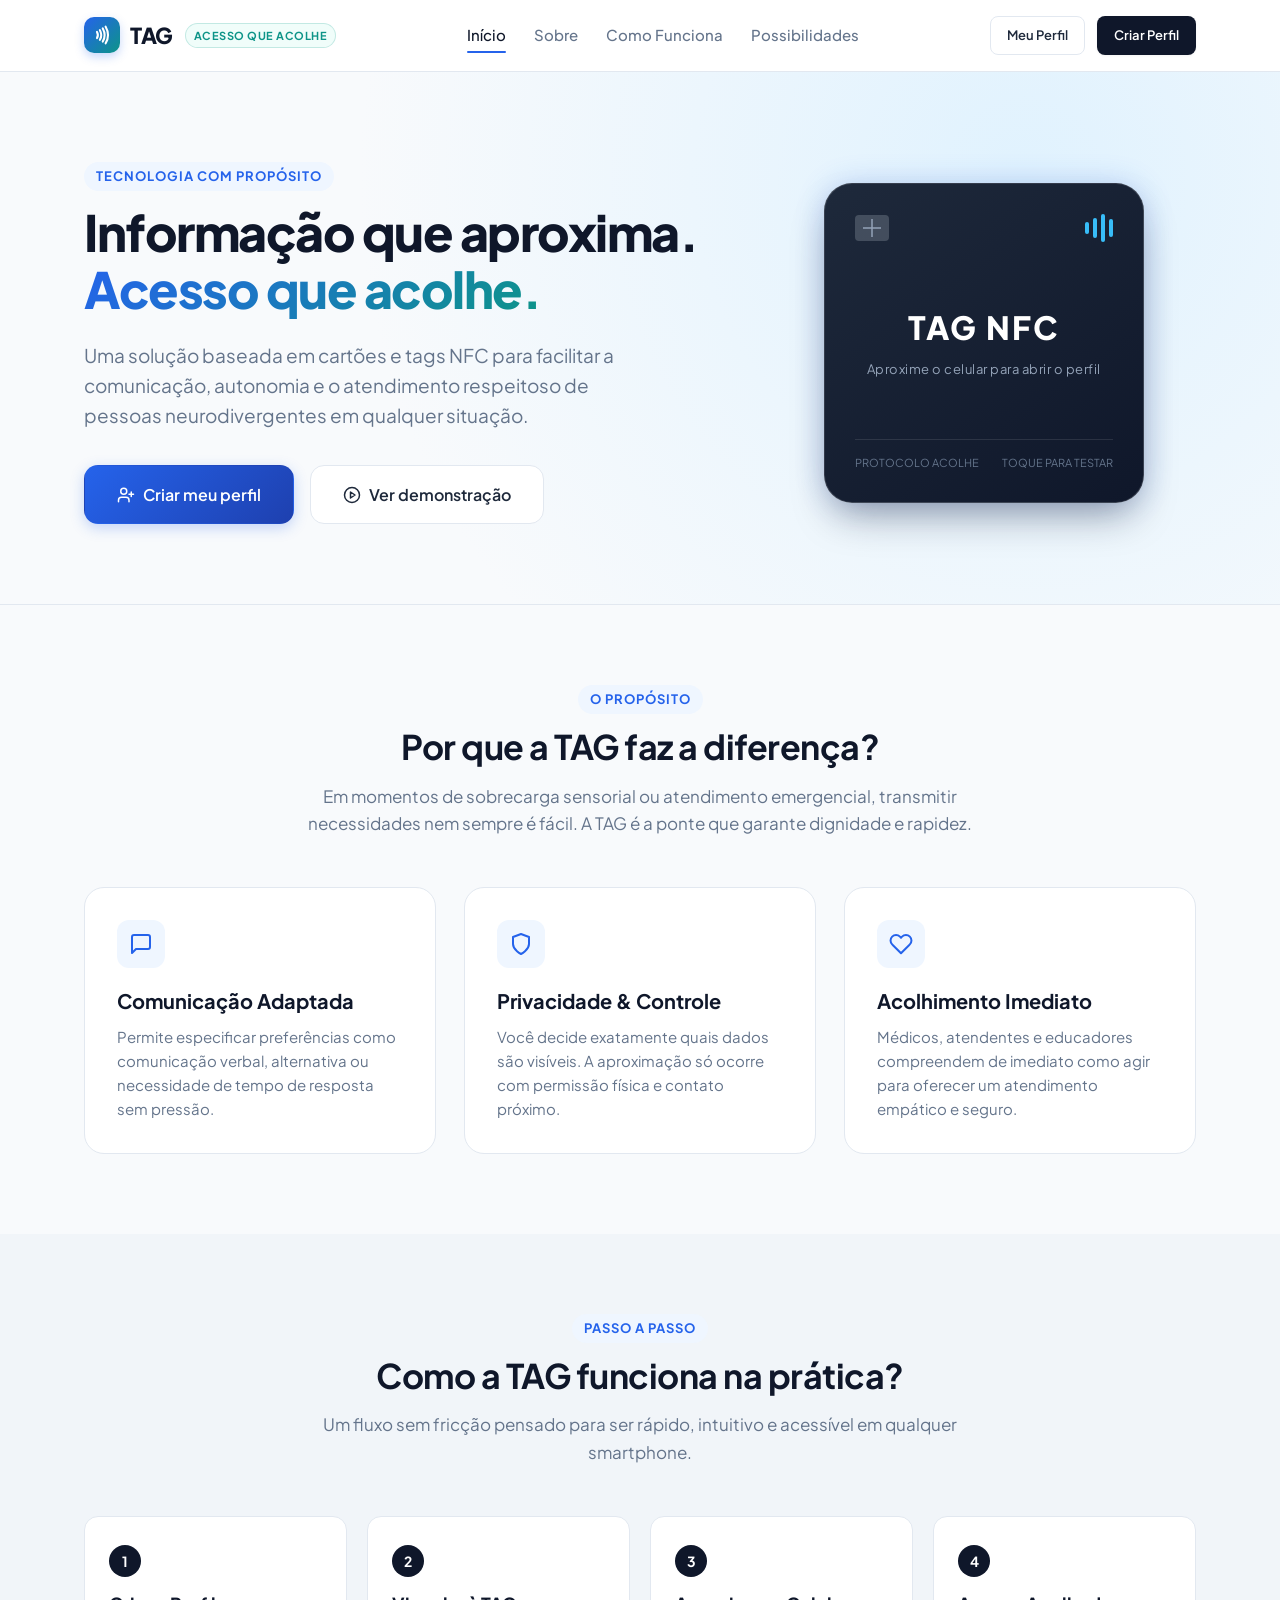
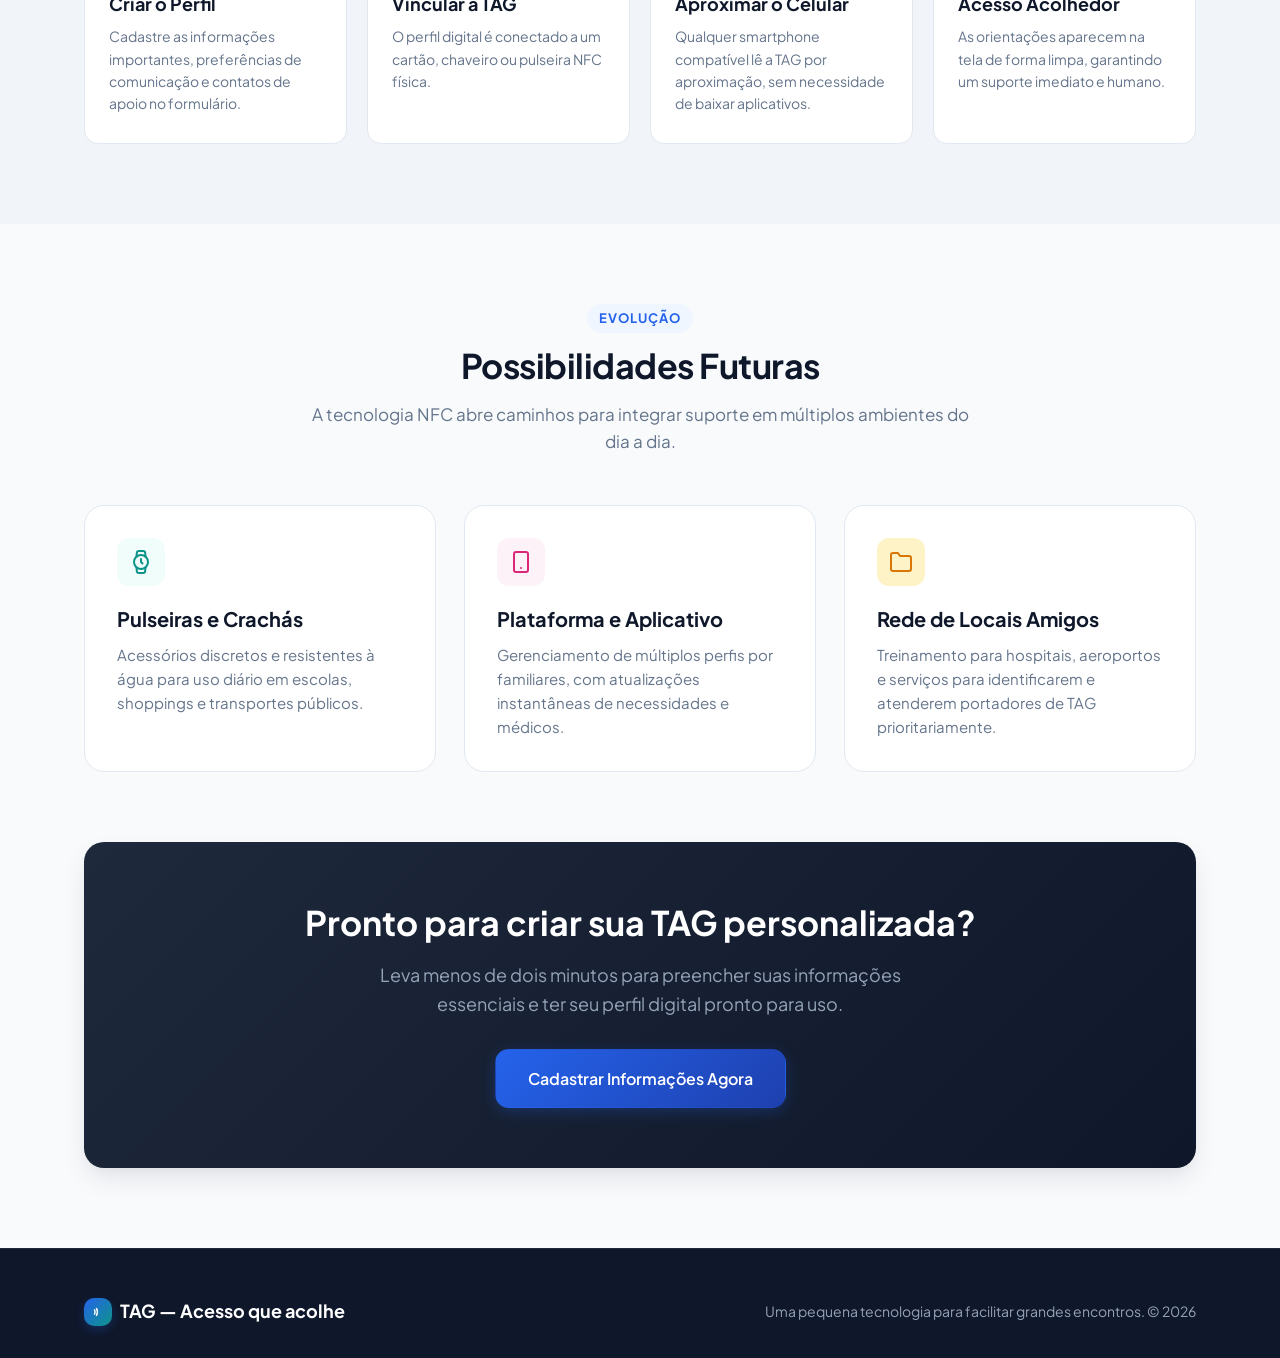
<file: Index.html>
<!DOCTYPE html>
<html lang="pt-BR">
<head>
    <meta charset="UTF-8">
    <meta name="viewport" content="width=device-width, initial-scale=1.0">
    <meta name="description" content="TAG — Solução baseada em NFC para conectar, acolher e facilitar a comunicação de pessoas neurodivergentes.">

    <title>TAG — Acesso que acolhe | Início</title>

    <link rel="stylesheet" href="style.css">
    <style>
        /* Custom Hero Styles for Landing Page */
        .hero-banner {
            padding: 90px 0 80px 0;
            background: radial-gradient(circle at 80% 20%, #E0F2FE 0%, #F8FAFC 60%);
            border-bottom: 1px solid var(--border-color);
            position: relative;
            overflow: hidden;
        }

        .hero-grid {
            display: grid;
            grid-template-columns: 1.2fr 0.8fr;
            align-items: center;
            gap: 50px;
        }

        .hero-title {
            font-size: 50px;
            font-weight: 800;
            line-height: 1.15;
            letter-spacing: -1.5px;
            margin-bottom: 22px;
        }

        .hero-title span {
            background: linear-gradient(135deg, var(--accent), var(--accent-teal));
            -webkit-background-clip: text;
            -webkit-text-fill-color: transparent;
        }

        .hero-subtitle {
            font-size: 19px;
            line-height: 1.6;
            margin-bottom: 34px;
            color: var(--text-muted);
            max-width: 560px;
        }

        .hero-cta-group {
            display: flex;
            gap: 16px;
            align-items: center;
            flex-wrap: wrap;
        }

        /* Interactive NFC Physical Card Mockup */
        .nfc-mockup-wrapper {
            display: flex;
            justify-content: center;
            align-items: center;
            position: relative;
        }

        .nfc-card-visual {
            width: 320px;
            height: 320px;
            background: linear-gradient(145deg, #1E293B, #0F172A);
            border-radius: 28px;
            padding: 30px;
            color: white;
            box-shadow: 0 20px 40px -10px rgba(15, 23, 42, 0.4), 0 0 30px rgba(37, 99, 235, 0.2);
            display: flex;
            flex-direction: column;
            justify-content: space-between;
            position: relative;
            border: 1px solid rgba(255, 255, 255, 0.15);
            transition: var(--transition);
            cursor: pointer;
        }

        .nfc-card-visual:hover {
            transform: translateY(-6px) rotate(1deg);
            box-shadow: 0 28px 50px -10px rgba(15, 23, 42, 0.5), 0 0 40px rgba(37, 99, 235, 0.35);
        }

        .nfc-chip-row {
            display: flex;
            justify-content: space-between;
            align-items: center;
        }

        .nfc-waves {
            display: flex;
            align-items: center;
            gap: 4px;
        }

        .wave-bar {
            width: 4px;
            background: #38BDF8;
            border-radius: 4px;
            animation: waveBounce 1.4s ease-in-out infinite alternate;
        }
        .wave-bar:nth-child(1) { height: 12px; animation-delay: 0.1s; }
        .wave-bar:nth-child(2) { height: 20px; animation-delay: 0.2s; }
        .wave-bar:nth-child(3) { height: 28px; animation-delay: 0.3s; }
        .wave-bar:nth-child(4) { height: 18px; animation-delay: 0.4s; }

        @keyframes waveBounce {
            0% { transform: scaleY(0.7); opacity: 0.6; }
            100% { transform: scaleY(1.3); opacity: 1; }
        }

        .nfc-card-center {
            text-align: center;
            padding: 20px 0;
        }

        .nfc-logo-badge {
            font-size: 32px;
            font-weight: 800;
            letter-spacing: 2px;
            margin-bottom: 6px;
        }

        .nfc-instruction {
            font-size: 13px;
            color: #94A3B8;
            letter-spacing: 0.5px;
        }

        .nfc-card-footer {
            display: flex;
            justify-content: space-between;
            align-items: center;
            font-size: 11px;
            color: #64748B;
            border-top: 1px solid rgba(255, 255, 255, 0.1);
            padding-top: 14px;
        }

        /* Final CTA Box */
        .cta-box {
            background: linear-gradient(135deg, #1E293B, #0F172A);
            color: white;
            border-radius: var(--radius-lg);
            padding: 60px 40px;
            text-align: center;
            position: relative;
            overflow: hidden;
            box-shadow: var(--shadow-lg);
        }

        .cta-box h2 {
            color: white;
            font-size: 34px;
            margin-bottom: 16px;
        }

        .cta-box p {
            color: #94A3B8;
            font-size: 18px;
            max-width: 580px;
            margin: 0 auto 30px auto;
        }

        @media (max-width: 900px) {
            .hero-grid {
                grid-template-columns: 1fr;
                text-align: center;
            }
            .hero-subtitle {
                margin: 0 auto 30px auto;
            }
            .hero-cta-group {
                justify-content: center;
            }
            .hero-title {
                font-size: 36px;
            }
        }
    </style>
</head>

<body>

    <!-- CABEÇALHO -->
    <header class="site-header">
        <div class="header-inner">
            <div class="logo-wrapper">
                <a href="index.html" class="brand-logo">
                    <span class="brand-icon">
                        <svg width="20" height="20" viewBox="0 0 24 24" fill="none" stroke="currentColor" stroke-width="2.5" stroke-linecap="round" stroke-linejoin="round">
                            <path d="M6 8.32a7.43 7.43 0 0 1 0 7.36"></path>
                            <path d="M9.46 6.21a11.76 11.76 0 0 1 0 11.58"></path>
                            <path d="M12.91 4.1a15.91 15.91 0 0 1 0 15.8"></path>
                            <path d="M16.37 2a20.16 20.16 0 0 1 0 20"></path>
                        </svg>
                    </span>
                    TAG
                </a>
                <span class="brand-badge">Acesso que acolhe</span>
            </div>

            <nav class="main-nav" aria-label="Navegação Principal">
                <a href="index.html" class="nav-link active">Início</a>
                <a href="#sobre" class="nav-link">Sobre</a>
                <a href="#funciona" class="nav-link">Como Funciona</a>
                <a href="#futuro" class="nav-link">Possibilidades</a>
            </nav>

            <div class="nav-actions">
                <a href="perfil.html" class="btn btn-secondary btn-sm">Meu Perfil</a>
                <a href="cadastro.html" class="btn btn-primary btn-sm">Criar Perfil</a>
            </div>
        </div>
    </header>

    <!-- CONTEÚDO PRINCIPAL -->
    <main id="conteudo-principal">

        <!-- HERO SECTION -->
        <section class="hero-banner">
            <div class="container hero-grid">
                <div class="hero-content">
                    <span class="section-tag">Tecnologia com Propósito</span>
                    <h1 class="hero-title">
                        Informação que aproxima. <span>Acesso que acolhe.</span>
                    </h1>
                    <p class="hero-subtitle">
                        Uma solução baseada em cartões e tags NFC para facilitar a comunicação, autonomia e o atendimento respeitoso de pessoas neurodivergentes em qualquer situação.
                    </p>
                    <div class="hero-cta-group">
                        <a href="cadastro.html" class="btn btn-accent btn-lg">
                            <svg width="18" height="18" viewBox="0 0 24 24" fill="none" stroke="currentColor" stroke-width="2" stroke-linecap="round" stroke-linejoin="round">
                                <path d="M16 21v-2a4 4 0 0 0-4-4H6a4 4 0 0 0-4 4v2"></path>
                                <circle cx="9" cy="7" r="4"></circle>
                                <line x1="19" y1="8" x2="19" y2="14"></line>
                                <line x1="22" y1="11" x2="16" y2="11"></line>
                            </svg>
                            Criar meu perfil
                        </a>
                        <a href="perfil.html" class="btn btn-secondary btn-lg">
                            <svg width="18" height="18" viewBox="0 0 24 24" fill="none" stroke="currentColor" stroke-width="2" stroke-linecap="round" stroke-linejoin="round">
                                <circle cx="12" cy="12" r="10"></circle>
                                <polygon points="10 8 16 12 10 16 10 8"></polygon>
                            </svg>
                            Ver demonstração
                        </a>
                    </div>
                </div>

                <div class="nfc-mockup-wrapper">
                    <div class="nfc-card-visual" onclick="window.location.href='perfil.html'" title="Clique para ver o perfil associado à TAG">
                        <div class="nfc-chip-row">
                            <svg width="34" height="26" viewBox="0 0 34 26" fill="none">
                                <rect width="34" height="26" rx="4" fill="#E2E8F0" fill-opacity="0.2"/>
                                <path d="M8 13H26M17 4V22" stroke="#94A3B8" stroke-width="1.5"/>
                            </svg>
                            <div class="nfc-waves">
                                <span class="wave-bar"></span>
                                <span class="wave-bar"></span>
                                <span class="wave-bar"></span>
                                <span class="wave-bar"></span>
                            </div>
                        </div>

                        <div class="nfc-card-center">
                            <div class="nfc-logo-badge">TAG NFC</div>
                            <div class="nfc-instruction">Aproxime o celular para abrir o perfil</div>
                        </div>

                        <div class="nfc-card-footer">
                            <span>PROTOCOLO ACOLHE</span>
                            <span>TOQUE PARA TESTAR</span>
                        </div>
                    </div>
                </div>
            </div>
        </section>

        <!-- SEÇÃO: O PROBLEMA / SOBRE -->
        <section id="sobre" class="section-wrapper">
            <div class="container">
                <div class="section-title-wrap">
                    <span class="section-tag">O Propósito</span>
                    <h2 class="section-title">Por que a TAG faz a diferença?</h2>
                    <p class="section-desc">
                        Em momentos de sobrecarga sensorial ou atendimento emergencial, transmitir necessidades nem sempre é fácil. A TAG é a ponte que garante dignidade e rapidez.
                    </p>
                </div>

                <div class="grid-3">
                    <article class="card-item">
                        <div class="card-icon">
                            <svg width="24" height="24" viewBox="0 0 24 24" fill="none" stroke="currentColor" stroke-width="2" stroke-linecap="round" stroke-linejoin="round">
                                <path d="M21 15a2 2 0 0 1-2 2H7l-4 4V5a2 2 0 0 1 2-2h14a2 2 0 0 1 2 2z"></path>
                            </svg>
                        </div>
                        <h3>Comunicação Adaptada</h3>
                        <p>
                            Permite especificar preferências como comunicação verbal, alternativa ou necessidade de tempo de resposta sem pressão.
                        </p>
                    </article>

                    <article class="card-item">
                        <div class="card-icon">
                            <svg width="24" height="24" viewBox="0 0 24 24" fill="none" stroke="currentColor" stroke-width="2" stroke-linecap="round" stroke-linejoin="round">
                                <path d="M12 22s8-4 8-10V5l-8-3-8 3v7c0 6 8 10 8 10z"></path>
                            </svg>
                        </div>
                        <h3>Privacidade & Controle</h3>
                        <p>
                            Você decide exatamente quais dados são visíveis. A aproximação só ocorre com permissão física e contato próximo.
                        </p>
                    </article>

                    <article class="card-item">
                        <div class="card-icon">
                            <svg width="24" height="24" viewBox="0 0 24 24" fill="none" stroke="currentColor" stroke-width="2" stroke-linecap="round" stroke-linejoin="round">
                                <path d="M20.84 4.61a5.5 5.5 0 0 0-7.78 0L12 5.67l-1.06-1.06a5.5 5.5 0 0 0-7.78 7.78l1.06 1.06L12 21.23l7.78-7.78 1.06-1.06a5.5 5.5 0 0 0 0-7.78z"></path>
                            </svg>
                        </div>
                        <h3>Acolhimento Imediato</h3>
                        <p>
                            Médicos, atendentes e educadores compreendem de imediato como agir para oferecer um atendimento empático e seguro.
                        </p>
                    </article>
                </div>
            </div>
        </section>

        <!-- SEÇÃO: COMO FUNCIONA -->
        <section id="funciona" class="section-wrapper" style="background-color: #F1F5F9;">
            <div class="container">
                <div class="section-title-wrap">
                    <span class="section-tag">Passo a Passo</span>
                    <h2 class="section-title">Como a TAG funciona na prática?</h2>
                    <p class="section-desc">
                        Um fluxo sem fricção pensado para ser rápido, intuitivo e acessível em qualquer smartphone.
                    </p>
                </div>

                <ol class="steps-pipeline">
                    <li class="step-card">
                        <span class="step-number">1</span>
                        <h3>Criar o Perfil</h3>
                        <p>Cadastre as informações importantes, preferências de comunicação e contatos de apoio no formulário.</p>
                    </li>

                    <li class="step-card">
                        <span class="step-number">2</span>
                        <h3>Vincular à TAG</h3>
                        <p>O perfil digital é conectado a um cartão, chaveiro ou pulseira NFC física.</p>
                    </li>

                    <li class="step-card">
                        <span class="step-number">3</span>
                        <h3>Aproximar o Celular</h3>
                        <p>Qualquer smartphone compatível lê a TAG por aproximação, sem necessidade de baixar aplicativos.</p>
                    </li>

                    <li class="step-card">
                        <span class="step-number">4</span>
                        <h3>Acesso Acolhedor</h3>
                        <p>As orientações aparecem na tela de forma limpa, garantindo um suporte imediato e humano.</p>
                    </li>
                </ol>
            </div>
        </section>

        <!-- SEÇÃO: POSSIBILIDADES FUTURAS -->
        <section id="futuro" class="section-wrapper">
            <div class="container">
                <div class="section-title-wrap">
                    <span class="section-tag">Evolução</span>
                    <h2 class="section-title">Possibilidades Futuras</h2>
                    <p class="section-desc">
                        A tecnologia NFC abre caminhos para integrar suporte em múltiplos ambientes do dia a dia.
                    </p>
                </div>

                <div class="grid-3">
                    <article class="card-item">
                        <div class="card-icon" style="background: var(--accent-teal-light); color: var(--accent-teal);">
                            <svg width="24" height="24" viewBox="0 0 24 24" fill="none" stroke="currentColor" stroke-width="2" stroke-linecap="round" stroke-linejoin="round">
                                <circle cx="12" cy="12" r="7"></circle>
                                <polyline points="12 9 12 12 13.5 13.5"></polyline>
                                <path d="M16.51 17.35l-.35 3.83a2 2 0 0 1-2 1.82H9.83a2 2 0 0 1-2-1.82l-.35-3.83m.01-10.7l.35-3.83A2 2 0 0 1 9.83 1h4.35a2 2 0 0 1 2 1.82l.35 3.83"></path>
                            </svg>
                        </div>
                        <h3>Pulseiras e Crachás</h3>
                        <p>
                            Acessórios discretos e resistentes à água para uso diário em escolas, shoppings e transportes públicos.
                        </p>
                    </article>

                    <article class="card-item">
                        <div class="card-icon" style="background: #FDF2F8; color: #DB2777;">
                            <svg width="24" height="24" viewBox="0 0 24 24" fill="none" stroke="currentColor" stroke-width="2" stroke-linecap="round" stroke-linejoin="round">
                                <rect x="5" y="2" width="14" height="20" rx="2" ry="2"></rect>
                                <line x1="12" y1="18" x2="12.01" y2="18"></line>
                            </svg>
                        </div>
                        <h3>Plataforma e Aplicativo</h3>
                        <p>
                            Gerenciamento de múltiplos perfis por familiares, com atualizações instantâneas de necessidades e médicos.
                        </p>
                    </article>

                    <article class="card-item">
                        <div class="card-icon" style="background: #FEF3C7; color: #D97706;">
                            <svg width="24" height="24" viewBox="0 0 24 24" fill="none" stroke="currentColor" stroke-width="2" stroke-linecap="round" stroke-linejoin="round">
                                <path d="M22 19a2 2 0 0 1-2 2H4a2 2 0 0 1-2-2V5a2 2 0 0 1 2-2h5l2 3h9a2 2 0 0 1 2 2z"></path>
                            </svg>
                        </div>
                        <h3>Rede de Locais Amigos</h3>
                        <p>
                            Treinamento para hospitais, aeroportos e serviços para identificarem e atenderem portadores de TAG prioritariamente.
                        </p>
                    </article>
                </div>

                <!-- BANNER FINAL DE CADASTRO -->
                <div style="margin-top: 70px;">
                    <div class="cta-box">
                        <h2>Pronto para criar sua TAG personalizada?</h2>
                        <p>Leva menos de dois minutos para preencher suas informações essenciais e ter seu perfil digital pronto para uso.</p>
                        <a href="cadastro.html" class="btn btn-accent btn-lg">
                            Cadastrar Informações Agora
                        </a>
                    </div>
                </div>
            </div>
        </section>

    </main>

    <!-- RODAPÉ -->
    <footer class="site-footer">
        <div class="footer-inner">
            <div class="footer-brand">
                <span class="brand-icon" style="width: 28px; height: 28px; font-size: 14px;">
                    <svg width="14" height="14" viewBox="0 0 24 24" fill="none" stroke="currentColor" stroke-width="2.5" stroke-linecap="round" stroke-linejoin="round">
                        <path d="M6 8.32a7.43 7.43 0 0 1 0 7.36"></path>
                        <path d="M9.46 6.21a11.76 11.76 0 0 1 0 11.58"></path>
                    </svg>
                </span>
                TAG — Acesso que acolhe
            </div>

            <div class="footer-copy">
                Uma pequena tecnologia para facilitar grandes encontros. &copy; 2026
            </div>
        </div>
    </footer>

</body>
</html>
</file>
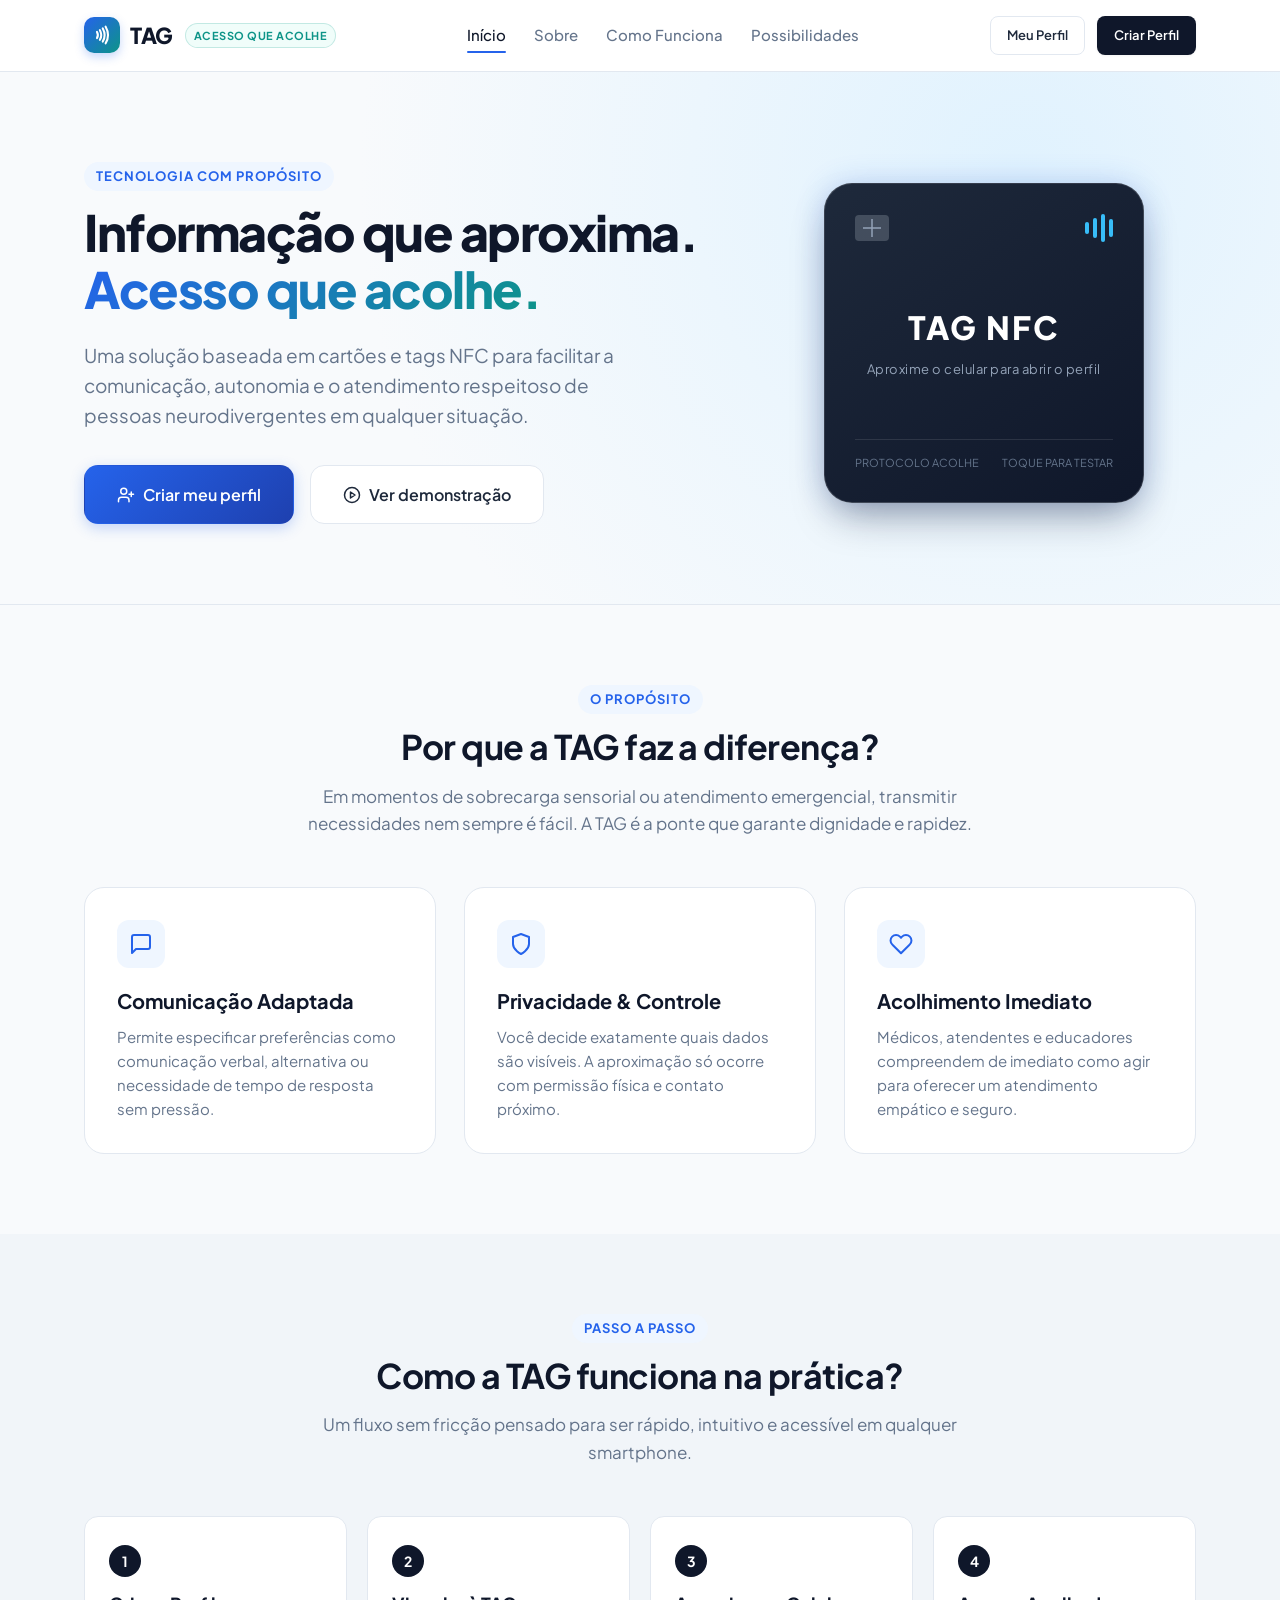
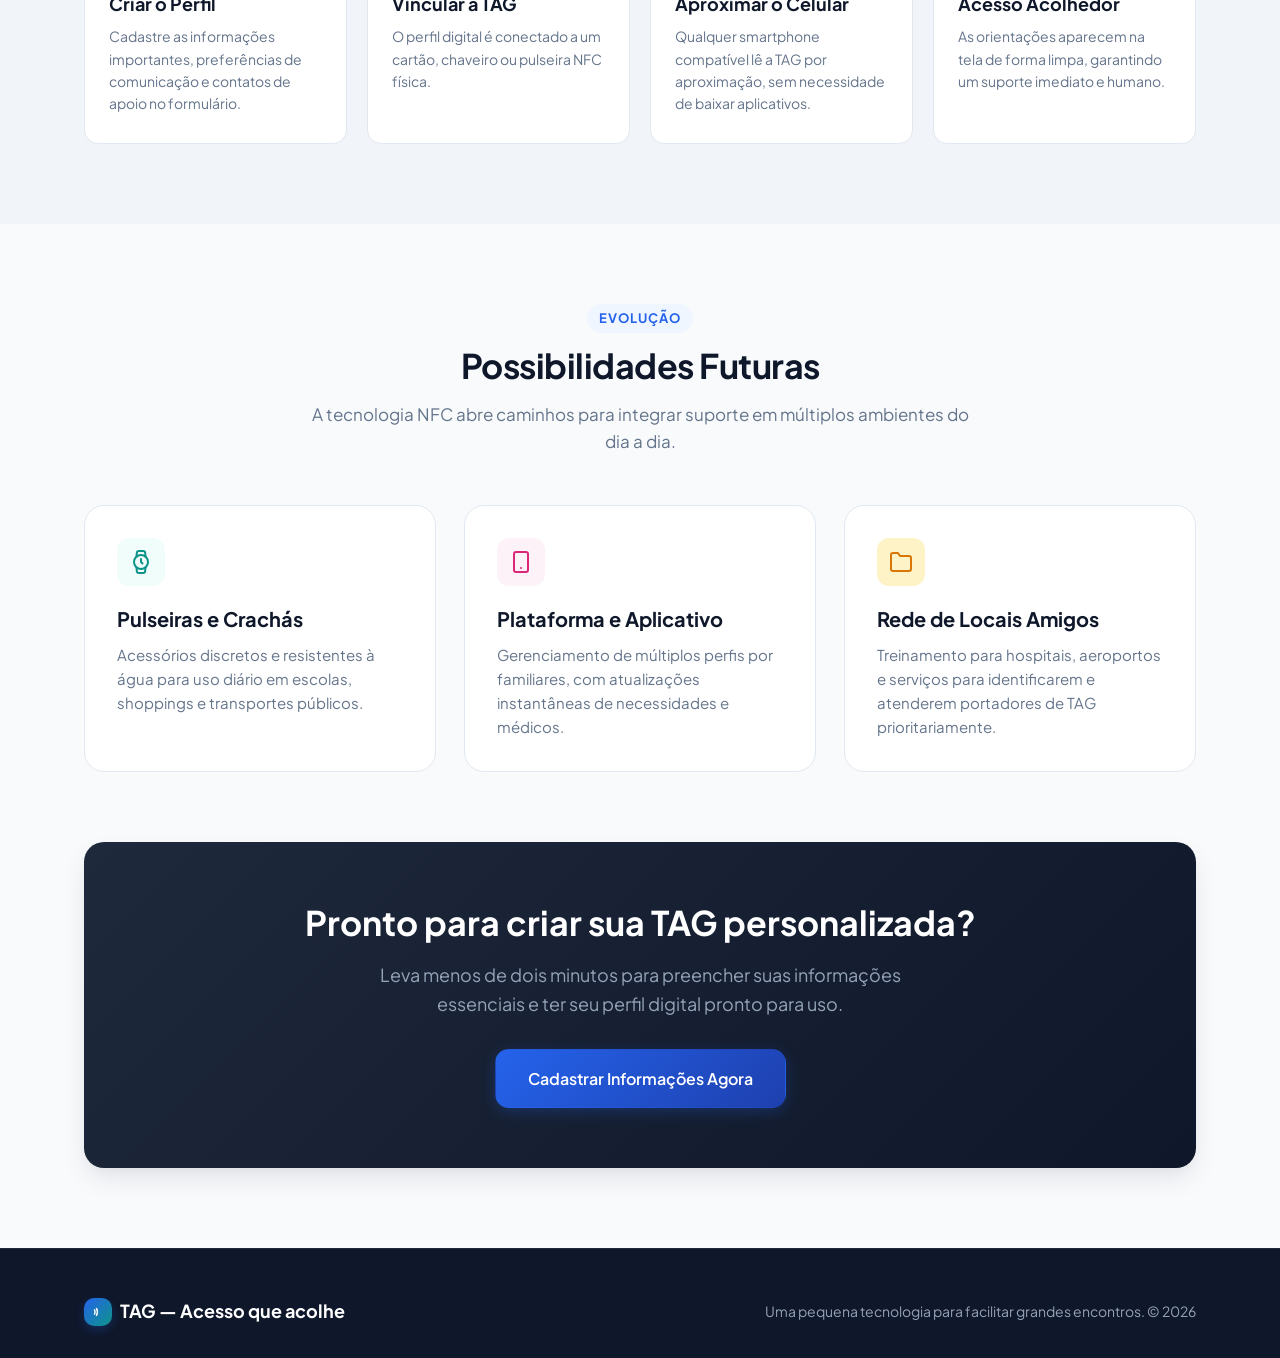
<file: index.html>
<!DOCTYPE html>
<html lang="pt-BR">
<head>
    <meta charset="UTF-8">
    <meta name="viewport" content="width=device-width, initial-scale=1.0">
    <meta name="description" content="TAG — Solução baseada em NFC para conectar, acolher e facilitar a comunicação de pessoas neurodivergentes.">

    <title>TAG — Acesso que acolhe | Início</title>

    <link rel="stylesheet" href="style.css">
    <style>
        /* Custom Hero Styles for Landing Page */
        .hero-banner {
            padding: 90px 0 80px 0;
            background: radial-gradient(circle at 80% 20%, #E0F2FE 0%, #F8FAFC 60%);
            border-bottom: 1px solid var(--border-color);
            position: relative;
            overflow: hidden;
        }

        .hero-grid {
            display: grid;
            grid-template-columns: 1.2fr 0.8fr;
            align-items: center;
            gap: 50px;
        }

        .hero-title {
            font-size: 50px;
            font-weight: 800;
            line-height: 1.15;
            letter-spacing: -1.5px;
            margin-bottom: 22px;
        }

        .hero-title span {
            background: linear-gradient(135deg, var(--accent), var(--accent-teal));
            -webkit-background-clip: text;
            -webkit-text-fill-color: transparent;
        }

        .hero-subtitle {
            font-size: 19px;
            line-height: 1.6;
            margin-bottom: 34px;
            color: var(--text-muted);
            max-width: 560px;
        }

        .hero-cta-group {
            display: flex;
            gap: 16px;
            align-items: center;
            flex-wrap: wrap;
        }

        /* Interactive NFC Physical Card Mockup */
        .nfc-mockup-wrapper {
            display: flex;
            justify-content: center;
            align-items: center;
            position: relative;
        }

        .nfc-card-visual {
            width: 320px;
            height: 320px;
            background: linear-gradient(145deg, #1E293B, #0F172A);
            border-radius: 28px;
            padding: 30px;
            color: white;
            box-shadow: 0 20px 40px -10px rgba(15, 23, 42, 0.4), 0 0 30px rgba(37, 99, 235, 0.2);
            display: flex;
            flex-direction: column;
            justify-content: space-between;
            position: relative;
            border: 1px solid rgba(255, 255, 255, 0.15);
            transition: var(--transition);
            cursor: pointer;
        }

        .nfc-card-visual:hover {
            transform: translateY(-6px) rotate(1deg);
            box-shadow: 0 28px 50px -10px rgba(15, 23, 42, 0.5), 0 0 40px rgba(37, 99, 235, 0.35);
        }

        .nfc-chip-row {
            display: flex;
            justify-content: space-between;
            align-items: center;
        }

        .nfc-waves {
            display: flex;
            align-items: center;
            gap: 4px;
        }

        .wave-bar {
            width: 4px;
            background: #38BDF8;
            border-radius: 4px;
            animation: waveBounce 1.4s ease-in-out infinite alternate;
        }
        .wave-bar:nth-child(1) { height: 12px; animation-delay: 0.1s; }
        .wave-bar:nth-child(2) { height: 20px; animation-delay: 0.2s; }
        .wave-bar:nth-child(3) { height: 28px; animation-delay: 0.3s; }
        .wave-bar:nth-child(4) { height: 18px; animation-delay: 0.4s; }

        @keyframes waveBounce {
            0% { transform: scaleY(0.7); opacity: 0.6; }
            100% { transform: scaleY(1.3); opacity: 1; }
        }

        .nfc-card-center {
            text-align: center;
            padding: 20px 0;
        }

        .nfc-logo-badge {
            font-size: 32px;
            font-weight: 800;
            letter-spacing: 2px;
            margin-bottom: 6px;
        }

        .nfc-instruction {
            font-size: 13px;
            color: #94A3B8;
            letter-spacing: 0.5px;
        }

        .nfc-card-footer {
            display: flex;
            justify-content: space-between;
            align-items: center;
            font-size: 11px;
            color: #64748B;
            border-top: 1px solid rgba(255, 255, 255, 0.1);
            padding-top: 14px;
        }

        /* Final CTA Box */
        .cta-box {
            background: linear-gradient(135deg, #1E293B, #0F172A);
            color: white;
            border-radius: var(--radius-lg);
            padding: 60px 40px;
            text-align: center;
            position: relative;
            overflow: hidden;
            box-shadow: var(--shadow-lg);
        }

        .cta-box h2 {
            color: white;
            font-size: 34px;
            margin-bottom: 16px;
        }

        .cta-box p {
            color: #94A3B8;
            font-size: 18px;
            max-width: 580px;
            margin: 0 auto 30px auto;
        }

        @media (max-width: 900px) {
            .hero-grid {
                grid-template-columns: 1fr;
                text-align: center;
            }
            .hero-subtitle {
                margin: 0 auto 30px auto;
            }
            .hero-cta-group {
                justify-content: center;
            }
            .hero-title {
                font-size: 36px;
            }
        }
    </style>
</head>

<body>

    <!-- CABEÇALHO -->
    <header class="site-header">
        <div class="header-inner">
            <div class="logo-wrapper">
                <a href="index.html" class="brand-logo">
                    <span class="brand-icon">
                        <svg width="20" height="20" viewBox="0 0 24 24" fill="none" stroke="currentColor" stroke-width="2.5" stroke-linecap="round" stroke-linejoin="round">
                            <path d="M6 8.32a7.43 7.43 0 0 1 0 7.36"></path>
                            <path d="M9.46 6.21a11.76 11.76 0 0 1 0 11.58"></path>
                            <path d="M12.91 4.1a15.91 15.91 0 0 1 0 15.8"></path>
                            <path d="M16.37 2a20.16 20.16 0 0 1 0 20"></path>
                        </svg>
                    </span>
                    TAG
                </a>
                <span class="brand-badge">Acesso que acolhe</span>
            </div>

            <nav class="main-nav" aria-label="Navegação Principal">
                <a href="index.html" class="nav-link active">Início</a>
                <a href="#sobre" class="nav-link">Sobre</a>
                <a href="#funciona" class="nav-link">Como Funciona</a>
                <a href="#futuro" class="nav-link">Possibilidades</a>
            </nav>

            <div class="nav-actions">
                <a href="perfil.html" class="btn btn-secondary btn-sm">Meu Perfil</a>
                <a href="cadastro.html" class="btn btn-primary btn-sm">Criar Perfil</a>
            </div>
        </div>
    </header>

    <!-- CONTEÚDO PRINCIPAL -->
    <main id="conteudo-principal">

        <!-- HERO SECTION -->
        <section class="hero-banner">
            <div class="container hero-grid">
                <div class="hero-content">
                    <span class="section-tag">Tecnologia com Propósito</span>
                    <h1 class="hero-title">
                        Informação que aproxima. <span>Acesso que acolhe.</span>
                    </h1>
                    <p class="hero-subtitle">
                        Uma solução baseada em cartões e tags NFC para facilitar a comunicação, autonomia e o atendimento respeitoso de pessoas neurodivergentes em qualquer situação.
                    </p>
                    <div class="hero-cta-group">
                        <a href="cadastro.html" class="btn btn-accent btn-lg">
                            <svg width="18" height="18" viewBox="0 0 24 24" fill="none" stroke="currentColor" stroke-width="2" stroke-linecap="round" stroke-linejoin="round">
                                <path d="M16 21v-2a4 4 0 0 0-4-4H6a4 4 0 0 0-4 4v2"></path>
                                <circle cx="9" cy="7" r="4"></circle>
                                <line x1="19" y1="8" x2="19" y2="14"></line>
                                <line x1="22" y1="11" x2="16" y2="11"></line>
                            </svg>
                            Criar meu perfil
                        </a>
                        <a href="perfil.html" class="btn btn-secondary btn-lg">
                            <svg width="18" height="18" viewBox="0 0 24 24" fill="none" stroke="currentColor" stroke-width="2" stroke-linecap="round" stroke-linejoin="round">
                                <circle cx="12" cy="12" r="10"></circle>
                                <polygon points="10 8 16 12 10 16 10 8"></polygon>
                            </svg>
                            Ver demonstração
                        </a>
                    </div>
                </div>

                <div class="nfc-mockup-wrapper">
                    <div class="nfc-card-visual" onclick="window.location.href='perfil.html'" title="Clique para ver o perfil associado à TAG">
                        <div class="nfc-chip-row">
                            <svg width="34" height="26" viewBox="0 0 34 26" fill="none">
                                <rect width="34" height="26" rx="4" fill="#E2E8F0" fill-opacity="0.2"/>
                                <path d="M8 13H26M17 4V22" stroke="#94A3B8" stroke-width="1.5"/>
                            </svg>
                            <div class="nfc-waves">
                                <span class="wave-bar"></span>
                                <span class="wave-bar"></span>
                                <span class="wave-bar"></span>
                                <span class="wave-bar"></span>
                            </div>
                        </div>

                        <div class="nfc-card-center">
                            <div class="nfc-logo-badge">TAG NFC</div>
                            <div class="nfc-instruction">Aproxime o celular para abrir o perfil</div>
                        </div>

                        <div class="nfc-card-footer">
                            <span>PROTOCOLO ACOLHE</span>
                            <span>TOQUE PARA TESTAR</span>
                        </div>
                    </div>
                </div>
            </div>
        </section>

        <!-- SEÇÃO: O PROBLEMA / SOBRE -->
        <section id="sobre" class="section-wrapper">
            <div class="container">
                <div class="section-title-wrap">
                    <span class="section-tag">O Propósito</span>
                    <h2 class="section-title">Por que a TAG faz a diferença?</h2>
                    <p class="section-desc">
                        Em momentos de sobrecarga sensorial ou atendimento emergencial, transmitir necessidades nem sempre é fácil. A TAG é a ponte que garante dignidade e rapidez.
                    </p>
                </div>

                <div class="grid-3">
                    <article class="card-item">
                        <div class="card-icon">
                            <svg width="24" height="24" viewBox="0 0 24 24" fill="none" stroke="currentColor" stroke-width="2" stroke-linecap="round" stroke-linejoin="round">
                                <path d="M21 15a2 2 0 0 1-2 2H7l-4 4V5a2 2 0 0 1 2-2h14a2 2 0 0 1 2 2z"></path>
                            </svg>
                        </div>
                        <h3>Comunicação Adaptada</h3>
                        <p>
                            Permite especificar preferências como comunicação verbal, alternativa ou necessidade de tempo de resposta sem pressão.
                        </p>
                    </article>

                    <article class="card-item">
                        <div class="card-icon">
                            <svg width="24" height="24" viewBox="0 0 24 24" fill="none" stroke="currentColor" stroke-width="2" stroke-linecap="round" stroke-linejoin="round">
                                <path d="M12 22s8-4 8-10V5l-8-3-8 3v7c0 6 8 10 8 10z"></path>
                            </svg>
                        </div>
                        <h3>Privacidade & Controle</h3>
                        <p>
                            Você decide exatamente quais dados são visíveis. A aproximação só ocorre com permissão física e contato próximo.
                        </p>
                    </article>

                    <article class="card-item">
                        <div class="card-icon">
                            <svg width="24" height="24" viewBox="0 0 24 24" fill="none" stroke="currentColor" stroke-width="2" stroke-linecap="round" stroke-linejoin="round">
                                <path d="M20.84 4.61a5.5 5.5 0 0 0-7.78 0L12 5.67l-1.06-1.06a5.5 5.5 0 0 0-7.78 7.78l1.06 1.06L12 21.23l7.78-7.78 1.06-1.06a5.5 5.5 0 0 0 0-7.78z"></path>
                            </svg>
                        </div>
                        <h3>Acolhimento Imediato</h3>
                        <p>
                            Médicos, atendentes e educadores compreendem de imediato como agir para oferecer um atendimento empático e seguro.
                        </p>
                    </article>
                </div>
            </div>
        </section>

        <!-- SEÇÃO: COMO FUNCIONA -->
        <section id="funciona" class="section-wrapper" style="background-color: #F1F5F9;">
            <div class="container">
                <div class="section-title-wrap">
                    <span class="section-tag">Passo a Passo</span>
                    <h2 class="section-title">Como a TAG funciona na prática?</h2>
                    <p class="section-desc">
                        Um fluxo sem fricção pensado para ser rápido, intuitivo e acessível em qualquer smartphone.
                    </p>
                </div>

                <ol class="steps-pipeline">
                    <li class="step-card">
                        <span class="step-number">1</span>
                        <h3>Criar o Perfil</h3>
                        <p>Cadastre as informações importantes, preferências de comunicação e contatos de apoio no formulário.</p>
                    </li>

                    <li class="step-card">
                        <span class="step-number">2</span>
                        <h3>Vincular à TAG</h3>
                        <p>O perfil digital é conectado a um cartão, chaveiro ou pulseira NFC física.</p>
                    </li>

                    <li class="step-card">
                        <span class="step-number">3</span>
                        <h3>Aproximar o Celular</h3>
                        <p>Qualquer smartphone compatível lê a TAG por aproximação, sem necessidade de baixar aplicativos.</p>
                    </li>

                    <li class="step-card">
                        <span class="step-number">4</span>
                        <h3>Acesso Acolhedor</h3>
                        <p>As orientações aparecem na tela de forma limpa, garantindo um suporte imediato e humano.</p>
                    </li>
                </ol>
            </div>
        </section>

        <!-- SEÇÃO: POSSIBILIDADES FUTURAS -->
        <section id="futuro" class="section-wrapper">
            <div class="container">
                <div class="section-title-wrap">
                    <span class="section-tag">Evolução</span>
                    <h2 class="section-title">Possibilidades Futuras</h2>
                    <p class="section-desc">
                        A tecnologia NFC abre caminhos para integrar suporte em múltiplos ambientes do dia a dia.
                    </p>
                </div>

                <div class="grid-3">
                    <article class="card-item">
                        <div class="card-icon" style="background: var(--accent-teal-light); color: var(--accent-teal);">
                            <svg width="24" height="24" viewBox="0 0 24 24" fill="none" stroke="currentColor" stroke-width="2" stroke-linecap="round" stroke-linejoin="round">
                                <circle cx="12" cy="12" r="7"></circle>
                                <polyline points="12 9 12 12 13.5 13.5"></polyline>
                                <path d="M16.51 17.35l-.35 3.83a2 2 0 0 1-2 1.82H9.83a2 2 0 0 1-2-1.82l-.35-3.83m.01-10.7l.35-3.83A2 2 0 0 1 9.83 1h4.35a2 2 0 0 1 2 1.82l.35 3.83"></path>
                            </svg>
                        </div>
                        <h3>Pulseiras e Crachás</h3>
                        <p>
                            Acessórios discretos e resistentes à água para uso diário em escolas, shoppings e transportes públicos.
                        </p>
                    </article>

                    <article class="card-item">
                        <div class="card-icon" style="background: #FDF2F8; color: #DB2777;">
                            <svg width="24" height="24" viewBox="0 0 24 24" fill="none" stroke="currentColor" stroke-width="2" stroke-linecap="round" stroke-linejoin="round">
                                <rect x="5" y="2" width="14" height="20" rx="2" ry="2"></rect>
                                <line x1="12" y1="18" x2="12.01" y2="18"></line>
                            </svg>
                        </div>
                        <h3>Plataforma e Aplicativo</h3>
                        <p>
                            Gerenciamento de múltiplos perfis por familiares, com atualizações instantâneas de necessidades e médicos.
                        </p>
                    </article>

                    <article class="card-item">
                        <div class="card-icon" style="background: #FEF3C7; color: #D97706;">
                            <svg width="24" height="24" viewBox="0 0 24 24" fill="none" stroke="currentColor" stroke-width="2" stroke-linecap="round" stroke-linejoin="round">
                                <path d="M22 19a2 2 0 0 1-2 2H4a2 2 0 0 1-2-2V5a2 2 0 0 1 2-2h5l2 3h9a2 2 0 0 1 2 2z"></path>
                            </svg>
                        </div>
                        <h3>Rede de Locais Amigos</h3>
                        <p>
                            Treinamento para hospitais, aeroportos e serviços para identificarem e atenderem portadores de TAG prioritariamente.
                        </p>
                    </article>
                </div>

                <!-- BANNER FINAL DE CADASTRO -->
                <div style="margin-top: 70px;">
                    <div class="cta-box">
                        <h2>Pronto para criar sua TAG personalizada?</h2>
                        <p>Leva menos de dois minutos para preencher suas informações essenciais e ter seu perfil digital pronto para uso.</p>
                        <a href="cadastro.html" class="btn btn-accent btn-lg">
                            Cadastrar Informações Agora
                        </a>
                    </div>
                </div>
            </div>
        </section>

    </main>

    <!-- RODAPÉ -->
    <footer class="site-footer">
        <div class="footer-inner">
            <div class="footer-brand">
                <span class="brand-icon" style="width: 28px; height: 28px; font-size: 14px;">
                    <svg width="14" height="14" viewBox="0 0 24 24" fill="none" stroke="currentColor" stroke-width="2.5" stroke-linecap="round" stroke-linejoin="round">
                        <path d="M6 8.32a7.43 7.43 0 0 1 0 7.36"></path>
                        <path d="M9.46 6.21a11.76 11.76 0 0 1 0 11.58"></path>
                    </svg>
                </span>
                TAG — Acesso que acolhe
            </div>

            <div class="footer-copy">
                Uma pequena tecnologia para facilitar grandes encontros. &copy; 2026
            </div>
        </div>
    </footer>

</body>
</html>
</file>
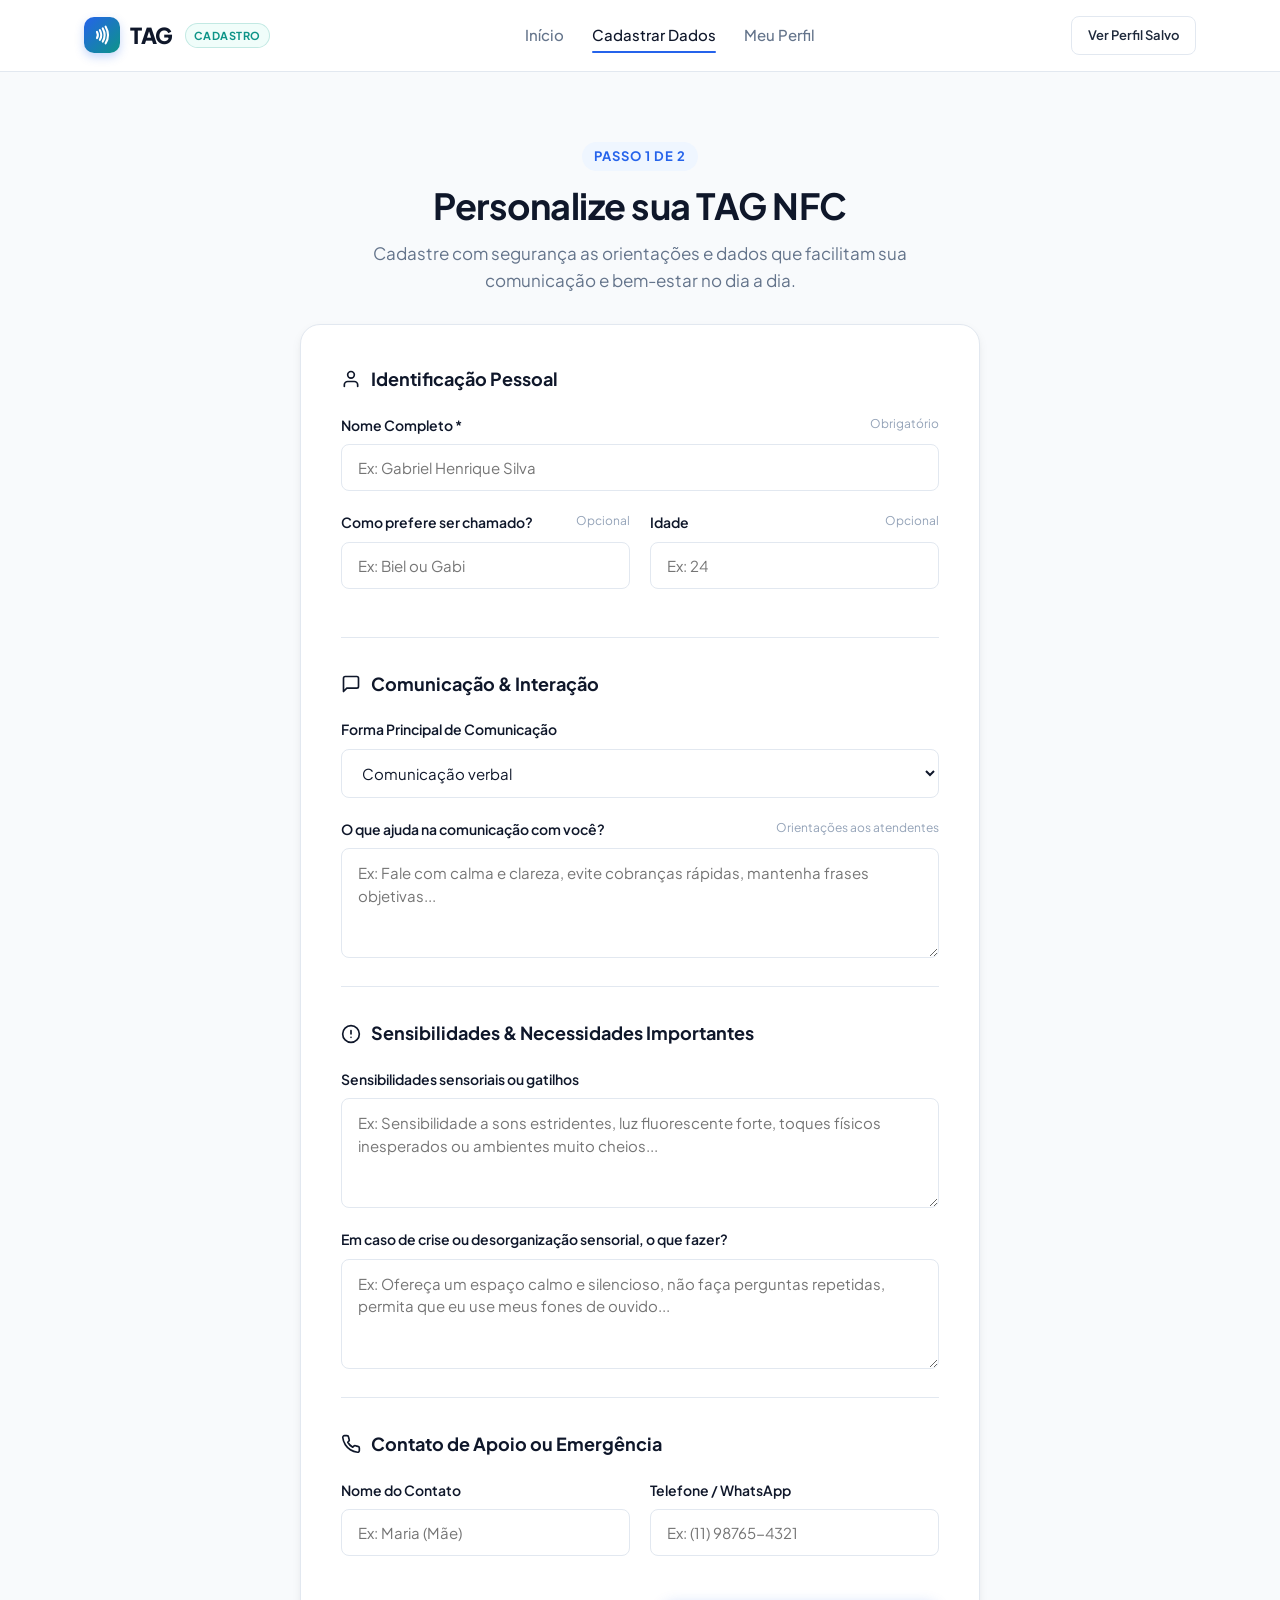
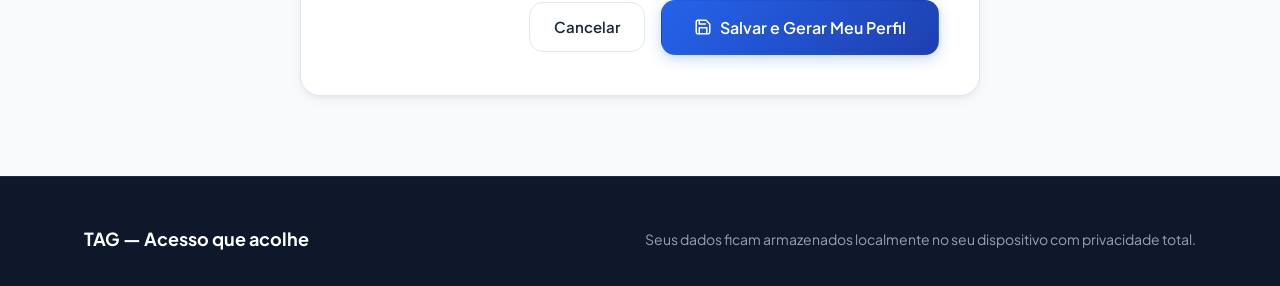
<file: cadastro.html>
<!DOCTYPE html>
<html lang="pt-BR">
<head>
    <meta charset="UTF-8">
    <meta name="viewport" content="width=device-width, initial-scale=1.0">
    <meta name="description" content="Formulário de cadastro da TAG NFC — Preencha os dados e necessidades de acolhimento.">

    <title>TAG — Cadastro de Perfil</title>

    <link rel="stylesheet" href="style.css">
    <style>
        .form-page-header {
            padding: 50px 0 30px 0;
            text-align: center;
        }

        .form-page-title {
            font-size: 36px;
            margin-bottom: 12px;
            letter-spacing: -0.5px;
        }

        .form-page-subtitle {
            font-size: 17px;
            color: var(--text-muted);
            max-width: 600px;
            margin: 0 auto;
        }

        .saved-notice {
            display: none;
            background: var(--accent-light);
            border: 1px solid rgba(37, 99, 235, 0.2);
            color: var(--accent);
            padding: 12px 20px;
            border-radius: var(--radius-sm);
            margin-bottom: 24px;
            font-size: 14px;
            align-items: center;
            justify-content: space-between;
        }

        .saved-notice.active {
            display: flex;
        }

        .success-overlay {
            display: none;
            position: fixed;
            inset: 0;
            background: rgba(15, 23, 42, 0.7);
            backdrop-filter: blur(4px);
            z-index: 2000;
            place-items: center;
        }

        .success-overlay.active {
            display: grid;
        }

        .success-card {
            background: white;
            padding: 40px;
            border-radius: var(--radius-lg);
            text-align: center;
            max-width: 440px;
            box-shadow: var(--shadow-lg);
            animation: popUp 0.3s ease-out;
        }

        @keyframes popUp {
            from { transform: scale(0.9); opacity: 0; }
            to { transform: scale(1); opacity: 1; }
        }

        .success-icon {
            width: 64px;
            height: 64px;
            background: var(--success-bg);
            color: var(--success);
            border-radius: 50%;
            display: grid;
            place-items: center;
            margin: 0 auto 20px auto;
        }
    </style>
</head>

<body>

    <!-- CABEÇALHO -->
    <header class="site-header">
        <div class="header-inner">
            <div class="logo-wrapper">
                <a href="index.html" class="brand-logo">
                    <span class="brand-icon">
                        <svg width="20" height="20" viewBox="0 0 24 24" fill="none" stroke="currentColor" stroke-width="2.5" stroke-linecap="round" stroke-linejoin="round">
                            <path d="M6 8.32a7.43 7.43 0 0 1 0 7.36"></path>
                            <path d="M9.46 6.21a11.76 11.76 0 0 1 0 11.58"></path>
                            <path d="M12.91 4.1a15.91 15.91 0 0 1 0 15.8"></path>
                            <path d="M16.37 2a20.16 20.16 0 0 1 0 20"></path>
                        </svg>
                    </span>
                    TAG
                </a>
                <span class="brand-badge">Cadastro</span>
            </div>

            <nav class="main-nav" aria-label="Navegação Principal">
                <a href="index.html" class="nav-link">Início</a>
                <a href="cadastro.html" class="nav-link active">Cadastrar Dados</a>
                <a href="perfil.html" class="nav-link">Meu Perfil</a>
            </nav>

            <div class="nav-actions">
                <a href="perfil.html" class="btn btn-secondary btn-sm">Ver Perfil Salvo</a>
            </div>
        </div>
    </header>

    <!-- CONTEÚDO PRINCIPAL -->
    <main class="section-wrapper" style="padding-top: 20px;">
        <div class="container">

            <div class="form-page-header">
                <span class="section-tag">Passo 1 de 2</span>
                <h1 class="form-page-title">Personalize sua TAG NFC</h1>
                <p class="form-page-subtitle">
                    Cadastre com segurança as orientações e dados que facilitam sua comunicação e bem-estar no dia a dia.
                </p>
            </div>

            <!-- FORMULÁRIO -->
            <div class="form-shell">

                <div id="savedNotice" class="saved-notice">
                    <span>💡 Encontramos dados salvos anteriormente. Você pode atualizá-los abaixo.</span>
                    <button type="button" id="clearBtn" style="background: none; border: none; color: var(--accent); font-weight: 600; cursor: pointer; text-decoration: underline;">Limpar formulário</button>
                </div>

                <form id="cadastroForm">

                    <!-- SEÇÃO 1: IDENTIFICAÇÃO -->
                    <fieldset class="form-fieldset">
                        <legend class="fieldset-legend">
                            <svg width="20" height="20" viewBox="0 0 24 24" fill="none" stroke="currentColor" stroke-width="2" stroke-linecap="round" stroke-linejoin="round">
                                <path d="M20 21v-2a4 4 0 0 0-4-4H8a4 4 0 0 0-4 4v2"></path>
                                <circle cx="12" cy="7" r="4"></circle>
                            </svg>
                            Identificação Pessoal
                        </legend>

                        <div class="form-group">
                            <label for="nome" class="form-label">
                                Nome Completo *
                                <span class="label-hint">Obrigatório</span>
                            </label>
                            <input
                                type="text"
                                id="nome"
                                name="nome"
                                class="form-input"
                                placeholder="Ex: Gabriel Henrique Silva"
                                required
                            >
                        </div>

                        <div class="form-row">
                            <div class="form-group">
                                <label for="nomeSocial" class="form-label">
                                    Como prefere ser chamado?
                                    <span class="label-hint">Opcional</span>
                                </label>
                                <input
                                    type="text"
                                    id="nomeSocial"
                                    name="nomeSocial"
                                    class="form-input"
                                    placeholder="Ex: Biel ou Gabi"
                                >
                            </div>

                            <div class="form-group">
                                <label for="idade" class="form-label">
                                    Idade
                                    <span class="label-hint">Opcional</span>
                                </label>
                                <input
                                    type="number"
                                    id="idade"
                                    name="idade"
                                    class="form-input"
                                    placeholder="Ex: 24"
                                    min="1"
                                    max="120"
                                >
                            </div>
                        </div>
                    </fieldset>

                    <!-- SEÇÃO 2: COMUNICAÇÃO -->
                    <fieldset class="form-fieldset">
                        <legend class="fieldset-legend">
                            <svg width="20" height="20" viewBox="0 0 24 24" fill="none" stroke="currentColor" stroke-width="2" stroke-linecap="round" stroke-linejoin="round">
                                <path d="M21 15a2 2 0 0 1-2 2H7l-4 4V5a2 2 0 0 1 2-2h14a2 2 0 0 1 2 2z"></path>
                            </svg>
                            Comunicação & Interação
                        </legend>

                        <div class="form-group">
                            <label for="comunicacao" class="form-label">
                                Forma Principal de Comunicação
                            </label>
                            <select id="comunicacao" name="comunicacao" class="form-select">
                                <option value="Comunicação verbal">Comunicação verbal</option>
                                <option value="Comunicação verbal com tempo de resposta">Comunicação verbal (preciso de tempo para responder)</option>
                                <option value="Comunicação aumentativa e alternativa (CAA)">Comunicação aumentativa e alternativa (CAA)</option>
                                <option value="Comunicação escrita ou por gestos">Comunicação escrita ou por gestos</option>
                                <option value="Prefiro mediação de acompanhante">Prefiro mediação de acompanhante</option>
                            </select>
                        </div>

                        <div class="form-group">
                            <label for="dicasComunicacao" class="form-label">
                                O que ajuda na comunicação com você?
                                <span class="label-hint">Orientações aos atendentes</span>
                            </label>
                            <textarea
                                id="dicasComunicacao"
                                name="dicasComunicacao"
                                class="form-textarea"
                                placeholder="Ex: Fale com calma e clareza, evite cobranças rápidas, mantenha frases objetivas..."
                            ></textarea>
                        </div>
                    </fieldset>

                    <!-- SEÇÃO 3: SENSIBILIDADES E APOIO -->
                    <fieldset class="form-fieldset">
                        <legend class="fieldset-legend">
                            <svg width="20" height="20" viewBox="0 0 24 24" fill="none" stroke="currentColor" stroke-width="2" stroke-linecap="round" stroke-linejoin="round">
                                <circle cx="12" cy="12" r="10"></circle>
                                <line x1="12" y1="8" x2="12" y2="12"></line>
                                <line x1="12" y1="16" x2="12.01" y2="16"></line>
                            </svg>
                            Sensibilidades & Necessidades Importantes
                        </legend>

                        <div class="form-group">
                            <label for="sensibilidades" class="form-label">
                                Sensibilidades sensoriais ou gatilhos
                            </label>
                            <textarea
                                id="sensibilidades"
                                name="sensibilidades"
                                class="form-textarea"
                                placeholder="Ex: Sensibilidade a sons estridentes, luz fluorescente forte, toques físicos inesperados ou ambientes muito cheios..."
                            ></textarea>
                        </div>

                        <div class="form-group">
                            <label for="necessidadesCrise" class="form-label">
                                Em caso de crise ou desorganização sensorial, o que fazer?
                            </label>
                            <textarea
                                id="necessidadesCrise"
                                name="necessidadesCrise"
                                class="form-textarea"
                                placeholder="Ex: Ofereça um espaço calmo e silencioso, não faça perguntas repetidas, permita que eu use meus fones de ouvido..."
                            ></textarea>
                        </div>
                    </fieldset>

                    <!-- SEÇÃO 4: CONTATO DE EMERGÊNCIA -->
                    <fieldset class="form-fieldset">
                        <legend class="fieldset-legend">
                            <svg width="20" height="20" viewBox="0 0 24 24" fill="none" stroke="currentColor" stroke-width="2" stroke-linecap="round" stroke-linejoin="round">
                                <path d="M22 16.92v3a2 2 0 0 1-2.18 2 19.79 19.79 0 0 1-8.63-3.07 19.5 19.5 0 0 1-6-6 19.79 19.79 0 0 1-3.07-8.67A2 2 0 0 1 4.11 2h3a2 2 0 0 1 2 1.72 12.84 12.84 0 0 0 .7 2.81 2 2 0 0 1-.45 2.11L8.09 9.91a16 16 0 0 0 6 6l1.27-1.27a2 2 0 0 1 2.11-.45 12.84 12.84 0 0 0 2.81.7A2 2 0 0 1 22 16.92z"></path>
                            </svg>
                            Contato de Apoio ou Emergência
                        </legend>

                        <div class="form-row">
                            <div class="form-group">
                                <label for="contatoNome" class="form-label">Nome do Contato</label>
                                <input
                                    type="text"
                                    id="contatoNome"
                                    name="contatoNome"
                                    class="form-input"
                                    placeholder="Ex: Maria (Mãe)"
                                >
                            </div>

                            <div class="form-group">
                                <label for="contatoTelefone" class="form-label">Telefone / WhatsApp</label>
                                <input
                                    type="tel"
                                    id="contatoTelefone"
                                    name="contatoTelefone"
                                    class="form-input"
                                    placeholder="Ex: (11) 98765-4321"
                                >
                            </div>
                        </div>
                    </fieldset>

                    <!-- AÇÕES DO FORMULÁRIO -->
                    <div class="form-actions">
                        <a href="index.html" class="btn btn-secondary">Cancelar</a>
                        <button type="submit" class="btn btn-accent btn-lg">
                            <svg width="18" height="18" viewBox="0 0 24 24" fill="none" stroke="currentColor" stroke-width="2" stroke-linecap="round" stroke-linejoin="round">
                                <path d="M19 21H5a2 2 0 0 1-2-2V5a2 2 0 0 1 2-2h11l5 5v11a2 2 0 0 1-2 2z"></path>
                                <polyline points="17 21 17 13 7 13 7 21"></polyline>
                                <polyline points="7 3 7 8 15 8"></polyline>
                            </svg>
                            Salvar e Gerar Meu Perfil
                        </button>
                    </div>

                </form>
            </div>

        </div>
    </main>

    <!-- MODAL DE SUCESSO -->
    <div id="successOverlay" class="success-overlay" role="dialog" aria-modal="true">
        <div class="success-card">
            <div class="success-icon">
                <svg width="32" height="32" viewBox="0 0 24 24" fill="none" stroke="currentColor" stroke-width="3" stroke-linecap="round" stroke-linejoin="round">
                    <polyline points="20 6 9 17 4 12"></polyline>
                </svg>
            </div>
            <h2 style="font-size: 24px; margin-bottom: 8px;">Perfil Salvo com Sucesso!</h2>
            <p style="margin-bottom: 24px;">Sua TAG digital foi gerada e está pronta para uso e simulação NFC.</p>
            <a href="perfil.html" class="btn btn-primary btn-lg" style="width: 100%;">
                Abrir Meu Perfil Agora
            </a>
        </div>
    </div>

    <!-- RODAPÉ -->
    <footer class="site-footer">
        <div class="footer-inner">
            <div class="footer-brand">
                TAG — Acesso que acolhe
            </div>
            <div class="footer-copy">
                Seus dados ficam armazenados localmente no seu dispositivo com privacidade total.
            </div>
        </div>
    </footer>

    <!-- SCRIPT DA PÁGINA -->
    <script>
        const STORAGE_KEY = "tag_profile_data";
        const form = document.getElementById("cadastroForm");
        const savedNotice = document.getElementById("savedNotice");
        const clearBtn = document.getElementById("clearBtn");
        const successOverlay = document.getElementById("successOverlay");

        // Carrega dados previamente salvos, se houver
        window.addEventListener("DOMContentLoaded", () => {
            const savedData = localStorage.getItem(STORAGE_KEY);
            if (savedData) {
                try {
                    const data = JSON.parse(savedData);
                    document.getElementById("nome").value = data.nome || "";
                    document.getElementById("nomeSocial").value = data.nomeSocial || "";
                    document.getElementById("idade").value = data.idade || "";
                    document.getElementById("comunicacao").value = data.comunicacao || "Comunicação verbal";
                    document.getElementById("dicasComunicacao").value = data.dicasComunicacao || "";
                    document.getElementById("sensibilidades").value = data.sensibilidades || "";
                    document.getElementById("necessidadesCrise").value = data.necessidadesCrise || "";
                    document.getElementById("contatoNome").value = data.contatoNome || "";
                    document.getElementById("contatoTelefone").value = data.contatoTelefone || "";

                    savedNotice.classList.add("active");
                } catch (e) {
                    console.error("Erro ao ler dados salvos:", e);
                }
            }
        });

        // Limpar dados
        clearBtn.addEventListener("click", () => {
            if (confirm("Deseja realmente limpar as informações salvas?")) {
                localStorage.removeItem(STORAGE_KEY);
                form.reset();
                savedNotice.classList.remove("active");
            }
        });

        // Submissão do formulário
        form.addEventListener("submit", (e) => {
            e.preventDefault();

            const profileData = {
                nome: document.getElementById("nome").value.trim(),
                nomeSocial: document.getElementById("nomeSocial").value.trim(),
                idade: document.getElementById("idade").value.trim(),
                comunicacao: document.getElementById("comunicacao").value,
                dicasComunicacao: document.getElementById("dicasComunicacao").value.trim(),
                sensibilidades: document.getElementById("sensibilidades").value.trim(),
                necessidadesCrise: document.getElementById("necessidadesCrise").value.trim(),
                contatoNome: document.getElementById("contatoNome").value.trim(),
                contatoTelefone: document.getElementById("contatoTelefone").value.trim(),
                updatedAt: new Date().toISOString()
            };

            // Salva no localStorage
            localStorage.setItem(STORAGE_KEY, JSON.stringify(profileData));

            // Exibe modal e redireciona automaticamente após 1.2 segundos ou clique
            successOverlay.classList.add("active");
            setTimeout(() => {
                window.location.href = "perfil.html";
            }, 1200);
        });
    </script>

</body>
</html>
</file>
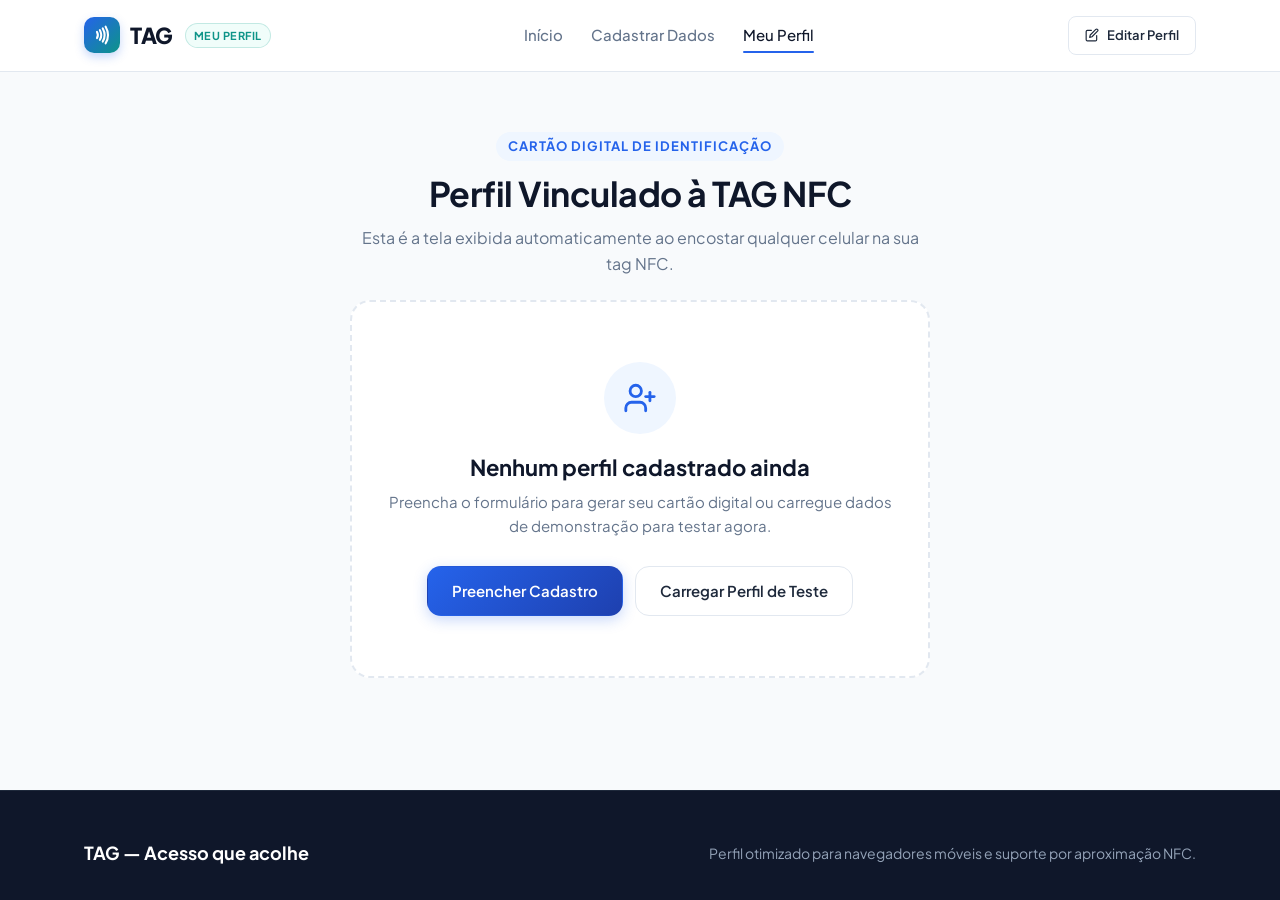
<file: perfil.html>
<!DOCTYPE html>
<html lang="pt-BR">
<head>
    <meta charset="UTF-8">
    <meta name="viewport" content="width=device-width, initial-scale=1.0">
    <meta name="description" content="Visualização do Meu Perfil TAG NFC — Informações de acolhimento e comunicação rápida.">

    <title>TAG — Meu Perfil Digital</title>

    <link rel="stylesheet" href="style.css">
    <style>
        .profile-page-header {
            padding: 40px 0 24px 0;
            text-align: center;
        }

        .profile-page-title {
            font-size: 34px;
            margin-bottom: 10px;
            letter-spacing: -0.5px;
        }

        .profile-page-subtitle {
            font-size: 16px;
            color: var(--text-muted);
            max-width: 580px;
            margin: 0 auto;
        }

        /* Empty state view */
        .empty-state-box {
            display: none;
            background: white;
            border: 2px dashed var(--border-color);
            border-radius: var(--radius-lg);
            padding: 60px 30px;
            text-align: center;
            max-width: 580px;
            margin: 0 auto;
        }

        .empty-state-box.active {
            display: block;
        }

        .empty-icon {
            width: 72px;
            height: 72px;
            border-radius: 50%;
            background: var(--accent-light);
            color: var(--accent);
            display: grid;
            place-items: center;
            margin: 0 auto 20px auto;
        }

        /* NFC Scan Simulation Effect */
        .scan-overlay {
            position: fixed;
            inset: 0;
            background: rgba(15, 23, 42, 0.85);
            backdrop-filter: blur(8px);
            z-index: 3000;
            display: none;
            place-items: center;
            flex-direction: column;
            color: white;
            padding: 20px;
        }

        .scan-overlay.active {
            display: flex;
        }

        .phone-mockup {
            width: 220px;
            height: 380px;
            border: 4px solid #38BDF8;
            border-radius: 36px;
            display: flex;
            flex-direction: column;
            align-items: center;
            justify-content: center;
            position: relative;
            box-shadow: 0 0 50px rgba(56, 189, 248, 0.4);
            animation: phoneScan 2s ease-in-out infinite alternate;
        }

        @keyframes phoneScan {
            0% { transform: translateY(-10px) scale(0.98); }
            100% { transform: translateY(10px) scale(1.02); }
        }

        .nfc-ring {
            width: 80px;
            height: 80px;
            border: 3px solid #38BDF8;
            border-radius: 50%;
            position: absolute;
            animation: ripple 1.6s infinite;
        }

        @keyframes ripple {
            0% { transform: scale(0.5); opacity: 1; }
            100% { transform: scale(2.2); opacity: 0; }
        }

        /* Toast notification */
        .toast-notify {
            position: fixed;
            bottom: 30px;
            right: 30px;
            background: var(--primary-dark);
            color: white;
            padding: 14px 22px;
            border-radius: var(--radius-md);
            box-shadow: var(--shadow-lg);
            display: flex;
            align-items: center;
            gap: 10px;
            font-size: 14px;
            transform: translateY(100px);
            opacity: 0;
            transition: var(--transition);
            z-index: 2500;
        }

        .toast-notify.show {
            transform: translateY(0);
            opacity: 1;
        }
    </style>
</head>

<body>

    <!-- CABEÇALHO -->
    <header class="site-header">
        <div class="header-inner">
            <div class="logo-wrapper">
                <a href="index.html" class="brand-logo">
                    <span class="brand-icon">
                        <svg width="20" height="20" viewBox="0 0 24 24" fill="none" stroke="currentColor" stroke-width="2.5" stroke-linecap="round" stroke-linejoin="round">
                            <path d="M6 8.32a7.43 7.43 0 0 1 0 7.36"></path>
                            <path d="M9.46 6.21a11.76 11.76 0 0 1 0 11.58"></path>
                            <path d="M12.91 4.1a15.91 15.91 0 0 1 0 15.8"></path>
                            <path d="M16.37 2a20.16 20.16 0 0 1 0 20"></path>
                        </svg>
                    </span>
                    TAG
                </a>
                <span class="brand-badge">Meu Perfil</span>
            </div>

            <nav class="main-nav" aria-label="Navegação Principal">
                <a href="index.html" class="nav-link">Início</a>
                <a href="cadastro.html" class="nav-link">Cadastrar Dados</a>
                <a href="perfil.html" class="nav-link active">Meu Perfil</a>
            </nav>

            <div class="nav-actions">
                <a href="cadastro.html" class="btn btn-secondary btn-sm">
                    <svg width="14" height="14" viewBox="0 0 24 24" fill="none" stroke="currentColor" stroke-width="2" stroke-linecap="round" stroke-linejoin="round">
                        <path d="M11 4H4a2 2 0 0 0-2 2v14a2 2 0 0 0 2 2h14a2 2 0 0 0 2-2v-7"></path>
                        <path d="M18.5 2.5a2.121 2.121 0 0 1 3 3L12 15l-4 1 1-4 9.5-9.5z"></path>
                    </svg>
                    Editar Perfil
                </a>
            </div>
        </div>
    </header>

    <!-- CONTEÚDO PRINCIPAL -->
    <main class="section-wrapper" style="padding-top: 20px;">
        <div class="container">

            <div class="profile-page-header">
                <span class="section-tag">Cartão Digital de Identificação</span>
                <h1 class="profile-page-title">Perfil Vinculado à TAG NFC</h1>
                <p class="profile-page-subtitle">
                    Esta é a tela exibida automaticamente ao encostar qualquer celular na sua tag NFC.
                </p>
            </div>

            <!-- ESTADO: SEM PERFIL CADASTRADO -->
            <div id="emptyState" class="empty-state-box">
                <div class="empty-icon">
                    <svg width="34" height="34" viewBox="0 0 24 24" fill="none" stroke="currentColor" stroke-width="2" stroke-linecap="round" stroke-linejoin="round">
                        <path d="M16 21v-2a4 4 0 0 0-4-4H6a4 4 0 0 0-4 4v2"></path>
                        <circle cx="9" cy="7" r="4"></circle>
                        <line x1="19" y1="8" x2="19" y2="14"></line>
                        <line x1="22" y1="11" x2="16" y2="11"></line>
                    </svg>
                </div>
                <h2 style="font-size: 22px; margin-bottom: 8px;">Nenhum perfil cadastrado ainda</h2>
                <p style="margin-bottom: 28px; font-size: 15px;">
                    Preencha o formulário para gerar seu cartão digital ou carregue dados de demonstração para testar agora.
                </p>
                <div style="display: flex; gap: 12px; justify-content: center; flex-wrap: wrap;">
                    <a href="cadastro.html" class="btn btn-accent">
                        Preencher Cadastro
                    </a>
                    <button type="button" id="loadSampleBtn" class="btn btn-secondary">
                        Carregar Perfil de Teste
                    </button>
                </div>
            </div>

            <!-- PERFIL DIGITAL (NFC BADGE) -->
            <div id="profileShell" class="profile-shell" style="display: none;">
                <div class="nfc-badge-card">

                    <!-- Barra Superior -->
                    <div class="badge-top-bar">
                        <div class="badge-nfc-status">
                            <span class="pulse-dot"></span>
                            TAG NFC IDENTIFICADA
                        </div>
                        <span style="font-size: 12px; opacity: 0.8; letter-spacing: 0.5px;">PROTOCOLO ACOLHE</span>
                    </div>

                    <!-- Corpo do Perfil -->
                    <div class="badge-body">

                        <!-- Pessoa -->
                        <div class="badge-person">
                            <div id="avatarCircle" class="avatar-circle">
                                TG
                            </div>
                            <div class="badge-name-block">
                                <h2 id="viewNome">Nome do Portador</h2>
                                <div id="viewNomeSocial" class="badge-social-name"></div>
                                <div id="viewIdade" style="font-size: 13px; color: var(--text-muted); margin-top: 4px;"></div>
                            </div>
                        </div>

                        <!-- Comunicação Principal -->
                        <div class="badge-section">
                            <div class="badge-label">
                                <svg width="15" height="15" viewBox="0 0 24 24" fill="none" stroke="currentColor" stroke-width="2" stroke-linecap="round" stroke-linejoin="round">
                                    <path d="M21 15a2 2 0 0 1-2 2H7l-4 4V5a2 2 0 0 1 2-2h14a2 2 0 0 1 2 2z"></path>
                                </svg>
                                Forma de Comunicação
                            </div>
                            <div id="viewComunicacao" class="badge-pill">
                                Comunicação verbal
                            </div>
                        </div>

                        <!-- O que ajuda na comunicação -->
                        <div class="badge-section" id="sectionDicas" style="display: none;">
                            <div class="badge-label">
                                <svg width="15" height="15" viewBox="0 0 24 24" fill="none" stroke="currentColor" stroke-width="2" stroke-linecap="round" stroke-linejoin="round">
                                    <polygon points="12 2 15.09 8.26 22 9.27 17 14.14 18.18 21.02 12 17.77 5.82 21.02 7 14.14 2 9.27 8.91 8.26 12 2"></polygon>
                                </svg>
                                Como facilitar nossa interação
                            </div>
                            <div id="viewDicas" class="badge-content-box">
                                Nenhuma orientação informada.
                            </div>
                        </div>

                        <!-- Sensibilidades e Necessidades -->
                        <div class="badge-section" id="sectionSensibilidades" style="display: none;">
                            <div class="badge-label">
                                <svg width="15" height="15" viewBox="0 0 24 24" fill="none" stroke="currentColor" stroke-width="2" stroke-linecap="round" stroke-linejoin="round">
                                    <circle cx="12" cy="12" r="10"></circle>
                                    <line x1="12" y1="8" x2="12" y2="12"></line>
                                    <line x1="12" y1="16" x2="12.01" y2="16"></line>
                                </svg>
                                Sensibilidades & Cuidados Importantes
                            </div>
                            <div id="viewSensibilidades" class="badge-content-box">
                                Nenhuma informação cadastrada.
                            </div>
                        </div>

                        <!-- Orientações em Crise -->
                        <div class="badge-section" id="sectionCrise" style="display: none;">
                            <div class="badge-label">
                                <svg width="15" height="15" viewBox="0 0 24 24" fill="none" stroke="currentColor" stroke-width="2" stroke-linecap="round" stroke-linejoin="round">
                                    <path d="M10.29 3.86L1.82 18a2 2 0 0 0 1.71 3h16.94a2 2 0 0 0 1.71-3L13.71 3.86a2 2 0 0 0-3.42 0z"></path>
                                    <line x1="12" y1="9" x2="12" y2="13"></line>
                                    <line x1="12" y1="17" x2="12.01" y2="17"></line>
                                </svg>
                                Em caso de crise ou desorganização
                            </div>
                            <div id="viewCrise" class="badge-content-box" style="border-left: 4px solid var(--accent); background: #F8FAFC;">
                                Nenhuma orientação cadastrada.
                            </div>
                        </div>

                        <!-- Contato de Emergência -->
                        <div class="badge-section" id="sectionContato" style="display: none;">
                            <div class="badge-label">
                                <svg width="15" height="15" viewBox="0 0 24 24" fill="none" stroke="currentColor" stroke-width="2" stroke-linecap="round" stroke-linejoin="round">
                                    <path d="M22 16.92v3a2 2 0 0 1-2.18 2 19.79 19.79 0 0 1-8.63-3.07 19.5 19.5 0 0 1-6-6 19.79 19.79 0 0 1-3.07-8.67A2 2 0 0 1 4.11 2h3a2 2 0 0 1 2 1.72 12.84 12.84 0 0 0 .7 2.81 2 2 0 0 1-.45 2.11L8.09 9.91a16 16 0 0 0 6 6l1.27-1.27a2 2 0 0 1 2.11-.45 12.84 12.84 0 0 0 2.81.7A2 2 0 0 1 22 16.92z"></path>
                                </svg>
                                Contato de Apoio / Emergência
                            </div>
                            <div class="emergency-contact-box">
                                <div class="emergency-info">
                                    <strong id="viewContatoNome">Nome do Contato</strong>
                                    <span id="viewContatoTelefone">Telefone não informado</span>
                                </div>
                                <a id="btnLigarContato" href="#" class="btn btn-primary btn-sm">
                                    <svg width="14" height="14" viewBox="0 0 24 24" fill="none" stroke="currentColor" stroke-width="2" stroke-linecap="round" stroke-linejoin="round">
                                        <path d="M22 16.92v3a2 2 0 0 1-2.18 2 19.79 19.79 0 0 1-8.63-3.07 19.5 19.5 0 0 1-6-6 19.79 19.79 0 0 1-3.07-8.67A2 2 0 0 1 4.11 2h3a2 2 0 0 1 2 1.72 12.84 12.84 0 0 0 .7 2.81 2 2 0 0 1-.45 2.11L8.09 9.91a16 16 0 0 0 6 6l1.27-1.27a2 2 0 0 1 2.11-.45 12.84 12.84 0 0 0 2.81.7A2 2 0 0 1 22 16.92z"></path>
                                    </svg>
                                    Ligar Agora
                                </a>
                            </div>
                        </div>

                    </div>

                    <!-- Nota de Rodapé do Cartão -->
                    <div class="badge-footer-note">
                        Informações autorizadas pelo portador para acolhimento e suporte seguro.
                    </div>

                </div>

                <!-- CONTROLES E AÇÕES -->
                <div class="profile-controls">
                    <button type="button" id="btnSimularNFC" class="btn btn-accent">
                        <svg width="18" height="18" viewBox="0 0 24 24" fill="none" stroke="currentColor" stroke-width="2" stroke-linecap="round" stroke-linejoin="round">
                            <path d="M6 8.32a7.43 7.43 0 0 1 0 7.36"></path>
                            <path d="M9.46 6.21a11.76 11.76 0 0 1 0 11.58"></path>
                            <path d="M12.91 4.1a15.91 15.91 0 0 1 0 15.8"></path>
                        </svg>
                        Simular Toque NFC
                    </button>

                    <a href="cadastro.html" class="btn btn-secondary">
                        <svg width="16" height="16" viewBox="0 0 24 24" fill="none" stroke="currentColor" stroke-width="2" stroke-linecap="round" stroke-linejoin="round">
                            <path d="M11 4H4a2 2 0 0 0-2 2v14a2 2 0 0 0 2 2h14a2 2 0 0 0 2-2v-7"></path>
                            <path d="M18.5 2.5a2.121 2.121 0 0 1 3 3L12 15l-4 1 1-4 9.5-9.5z"></path>
                        </svg>
                        Editar Dados
                    </a>

                    <button type="button" id="btnCompartilhar" class="btn btn-secondary">
                        <svg width="16" height="16" viewBox="0 0 24 24" fill="none" stroke="currentColor" stroke-width="2" stroke-linecap="round" stroke-linejoin="round">
                            <circle cx="18" cy="5" r="3"></circle>
                            <circle cx="6" cy="12" r="3"></circle>
                            <circle cx="18" cy="19" r="3"></circle>
                            <line x1="8.59" y1="13.51" x2="15.42" y2="17.49"></line>
                            <line x1="15.41" y1="6.51" x2="8.59" y2="10.49"></line>
                        </svg>
                        Compartilhar Link
                    </button>
                </div>
            </div>

        </div>
    </main>

    <!-- SIMULADOR NFC OVERLAY -->
    <div id="scanOverlay" class="scan-overlay">
        <div class="phone-mockup">
            <div class="nfc-ring"></div>
            <svg width="48" height="48" viewBox="0 0 24 24" fill="none" stroke="#38BDF8" stroke-width="2" stroke-linecap="round" stroke-linejoin="round">
                <path d="M6 8.32a7.43 7.43 0 0 1 0 7.36"></path>
                <path d="M9.46 6.21a11.76 11.76 0 0 1 0 11.58"></path>
                <path d="M12.91 4.1a15.91 15.91 0 0 1 0 15.8"></path>
            </svg>
        </div>
        <h3 style="font-size: 22px; margin-top: 24px; color: white;">Aproximando Smartphone...</h3>
        <p style="color: #94A3B8; font-size: 15px; margin-top: 6px;">Leitura da TAG NFC realizada com sucesso!</p>
    </div>

    <!-- TOAST DE NOTIFICAÇÃO -->
    <div id="toastNotify" class="toast-notify">
        <svg width="18" height="18" viewBox="0 0 24 24" fill="none" stroke="#10B981" stroke-width="2.5" stroke-linecap="round" stroke-linejoin="round">
            <polyline points="20 6 9 17 4 12"></polyline>
        </svg>
        <span id="toastMessage">Link copiado para a área de transferência!</span>
    </div>

    <!-- RODAPÉ -->
    <footer class="site-footer">
        <div class="footer-inner">
            <div class="footer-brand">
                TAG — Acesso que acolhe
            </div>
            <div class="footer-copy">
                Perfil otimizado para navegadores móveis e suporte por aproximação NFC.
            </div>
        </div>
    </footer>

    <!-- SCRIPT DA PÁGINA -->
    <script>
        const STORAGE_KEY = "tag_profile_data";
        const emptyState = document.getElementById("emptyState");
        const profileShell = document.getElementById("profileShell");
        const loadSampleBtn = document.getElementById("loadSampleBtn");
        const btnSimularNFC = document.getElementById("btnSimularNFC");
        const scanOverlay = document.getElementById("scanOverlay");
        const btnCompartilhar = document.getElementById("btnCompartilhar");
        const toastNotify = document.getElementById("toastNotify");
        const toastMessage = document.getElementById("toastMessage");

        function showToast(message) {
            toastMessage.textContent = message;
            toastNotify.classList.add("show");
            setTimeout(() => {
                toastNotify.classList.remove("show");
            }, 3000);
        }

        function getInitials(name) {
            if (!name) return "TG";
            const parts = name.trim().split(" ");
            if (parts.length === 1) return parts[0].substring(0, 2).toUpperCase();
            return (parts[0][0] + parts[parts.length - 1][0]).toUpperCase();
        }

        function renderProfile(data) {
            if (!data || !data.nome) {
                emptyState.classList.add("active");
                profileShell.style.display = "none";
                return;
            }

            emptyState.classList.remove("active");
            profileShell.style.display = "block";

            // Iniciais e Nome
            document.getElementById("avatarCircle").textContent = getInitials(data.nome);
            document.getElementById("viewNome").textContent = data.nome;

            // Nome social
            const nomeSocialEl = document.getElementById("viewNomeSocial");
            if (data.nomeSocial) {
                nomeSocialEl.textContent = `Prefere ser chamado(a) de: "${data.nomeSocial}"`;
                nomeSocialEl.style.display = "block";
            } else {
                nomeSocialEl.style.display = "none";
            }

            // Idade
            const idadeEl = document.getElementById("viewIdade");
            if (data.idade) {
                idadeEl.textContent = `${data.idade} anos`;
                idadeEl.style.display = "block";
            } else {
                idadeEl.style.display = "none";
            }

            // Forma de Comunicação
            document.getElementById("viewComunicacao").textContent = data.comunicacao || "Comunicação verbal";

            // Dicas de comunicação
            const secDicas = document.getElementById("sectionDicas");
            if (data.dicasComunicacao) {
                document.getElementById("viewDicas").textContent = data.dicasComunicacao;
                secDicas.style.display = "block";
            } else {
                secDicas.style.display = "none";
            }

            // Sensibilidades
            const secSens = document.getElementById("sectionSensibilidades");
            if (data.sensibilidades) {
                document.getElementById("viewSensibilidades").textContent = data.sensibilidades;
                secSens.style.display = "block";
            } else {
                secSens.style.display = "none";
            }

            // Orientações em Crise
            const secCrise = document.getElementById("sectionCrise");
            if (data.necessidadesCrise) {
                document.getElementById("viewCrise").textContent = data.necessidadesCrise;
                secCrise.style.display = "block";
            } else {
                secCrise.style.display = "none";
            }

            // Contato de emergência
            const secContato = document.getElementById("sectionContato");
            if (data.contatoNome || data.contatoTelefone) {
                document.getElementById("viewContatoNome").textContent = data.contatoNome || "Contato de Apoio";
                document.getElementById("viewContatoTelefone").textContent = data.contatoTelefone || "Telefone não informado";
                
                const btnLigar = document.getElementById("btnLigarContato");
                if (data.contatoTelefone) {
                    const cleanPhone = data.contatoTelefone.replace(/\D/g, "");
                    btnLigar.href = `tel:${cleanPhone}`;
                    btnLigar.style.display = "inline-flex";
                } else {
                    btnLigar.style.display = "none";
                }
                secContato.style.display = "block";
            } else {
                secContato.style.display = "none";
            }
        }

        // Carrega dados do localStorage
        window.addEventListener("DOMContentLoaded", () => {
            const saved = localStorage.getItem(STORAGE_KEY);
            if (saved) {
                try {
                    const data = JSON.parse(saved);
                    renderProfile(data);
                } catch (e) {
                    console.error("Erro ao ler perfil:", e);
                    renderProfile(null);
                }
            } else {
                renderProfile(null);
            }
        });

        // Carregar Perfil de Demonstração
        loadSampleBtn.addEventListener("click", () => {
            const sampleData = {
                nome: "Gabriel Henrique da Silva",
                nomeSocial: "Biel",
                idade: "24",
                comunicacao: "Comunicação verbal com tempo de resposta",
                dicasComunicacao: "Fale com clareza e de forma direta. Aguarde alguns segundos após uma pergunta para que eu consiga processar e responder com calma. Evite insistir no contato visual fixo.",
                sensibilidades: "Sensibilidade intensa a luzes fluorescentes muito fortes e ruídos repentinos/estridentes (alarmes, buzinas, multidões). Evite toques físicos sem aviso prévio.",
                necessidadesCrise: "Caso eu entre em sobrecarga sensorial: por favor, me direcione para um espaço calmo e silencioso com menos luz. Deixe-me usar meus fones abafadores. Não faça muitas perguntas ao mesmo tempo.",
                contatoNome: "Maria da Silva (Mãe)",
                contatoTelefone: "(11) 98765-4321",
                updatedAt: new Date().toISOString()
            };

            localStorage.setItem(STORAGE_KEY, JSON.stringify(sampleData));
            renderProfile(sampleData);
            showToast("Perfil de exemplo carregado com sucesso!");
        });

        // Simulação NFC
        btnSimularNFC.addEventListener("click", () => {
            scanOverlay.classList.add("active");
            if (navigator.vibrate) {
                navigator.vibrate([100, 50, 100]);
            }
            setTimeout(() => {
                scanOverlay.classList.remove("active");
                showToast("TAG NFC lida com sucesso pelo dispositivo!");
            }, 1800);
        });

        // Compartilhar Perfil
        btnCompartilhar.addEventListener("click", async () => {
            if (navigator.share) {
                try {
                    await navigator.share({
                        title: "Meu Perfil TAG NFC",
                        text: "Acesse as informações do meu perfil TAG para acolhimento e comunicação rápida.",
                        url: window.location.href
                    });
                } catch (err) {
                    // cancelado pelo usuário
                }
            } else {
                navigator.clipboard.writeText(window.location.href).then(() => {
                    showToast("Link do perfil copiado para a área de transferência!");
                }).catch(() => {
                    showToast("Não foi possível copiar o link.");
                });
            }
        });
    </script>

</body>
</html>
</file>
<file: style.css>
/* ==========================================================================
   TAG — Acesso que acolhe
   Design System & Shared Stylesheet
   ========================================================================== */

@import url('https://fonts.googleapis.com/css2?family=Plus+Jakarta+Sans:wght@300;400;500;600;700;800&display=swap');

:root {
    /* Color Palette */
    --primary: #1E293B;         /* Slate 800 */
    --primary-dark: #0F172A;    /* Slate 900 */
    --accent: #2563EB;          /* Royal Blue */
    --accent-hover: #1D4ED8;
    --accent-light: #EFF6FF;    /* Light Blue tint */
    --accent-teal: #0D9488;     /* Warm Teal */
    --accent-teal-light: #F0FDFA;
    
    --text-main: #1E293B;
    --text-muted: #64748B;
    --text-light: #94A3B8;
    
    --bg-page: #F8FAFC;
    --bg-card: #FFFFFF;
    --bg-elevated: #FFFFFF;
    
    --border-color: #E2E8F0;
    --border-focus: #3B82F6;
    
    --success: #10B981;
    --success-bg: #ECFDF5;
    --warning: #F59E0B;
    --warning-bg: #FFFBEB;
    
    /* Shadows */
    --shadow-sm: 0 1px 3px rgba(0, 0, 0, 0.05);
    --shadow-md: 0 4px 12px -2px rgba(15, 23, 42, 0.08), 0 2px 6px -2px rgba(15, 23, 42, 0.04);
    --shadow-lg: 0 12px 28px -4px rgba(15, 23, 42, 0.1), 0 6px 12px -4px rgba(15, 23, 42, 0.04);
    --shadow-glow: 0 0 25px rgba(37, 99, 235, 0.2);

    /* Radii */
    --radius-sm: 8px;
    --radius-md: 14px;
    --radius-lg: 20px;
    --radius-full: 9999px;
    
    /* Layout */
    --container-max: 1160px;
    --transition: all 0.25s cubic-bezier(0.16, 1, 0.3, 1);
}

/* Base Reset */
* {
    margin: 0;
    padding: 0;
    box-sizing: border-box;
    font-family: 'Plus Jakarta Sans', -apple-system, BlinkMacSystemFont, 'Segoe UI', Roboto, sans-serif;
    -webkit-font-smoothing: antialiased;
}

html {
    scroll-behavior: smooth;
}

body {
    background-color: var(--bg-page);
    color: var(--text-main);
    line-height: 1.6;
    min-height: 100vh;
    display: flex;
    flex-direction: column;
}

main {
    flex: 1;
}

/* Typography */
h1, h2, h3, h4 {
    color: var(--primary-dark);
    font-weight: 700;
    line-height: 1.25;
}

p {
    color: var(--text-muted);
}

a {
    color: inherit;
    text-decoration: none;
    transition: var(--transition);
}

/* ==========================================================================
   Header & Navigation
   ========================================================================== */
.site-header {
    background: rgba(255, 255, 255, 0.92);
    backdrop-filter: blur(12px);
    border-bottom: 1px solid var(--border-color);
    position: sticky;
    top: 0;
    z-index: 1000;
}

.header-inner {
    max-width: var(--container-max);
    margin: 0 auto;
    padding: 16px 24px;
    display: flex;
    justify-content: space-between;
    align-items: center;
    gap: 20px;
}

.logo-wrapper {
    display: flex;
    align-items: center;
    gap: 12px;
}

.brand-logo {
    display: flex;
    align-items: center;
    gap: 10px;
    font-size: 22px;
    font-weight: 800;
    color: var(--primary-dark);
    letter-spacing: -0.5px;
}

.brand-icon {
    width: 36px;
    height: 36px;
    background: linear-gradient(135deg, var(--accent), var(--accent-teal));
    color: white;
    border-radius: 10px;
    display: grid;
    place-items: center;
    font-size: 18px;
    box-shadow: 0 4px 10px rgba(37, 99, 235, 0.25);
}

.brand-badge {
    background: var(--accent-teal-light);
    color: var(--accent-teal);
    font-size: 11px;
    font-weight: 700;
    padding: 3px 8px;
    border-radius: var(--radius-full);
    text-transform: uppercase;
    letter-spacing: 0.5px;
    border: 1px solid rgba(13, 148, 136, 0.2);
}

.main-nav {
    display: flex;
    align-items: center;
    gap: 28px;
}

.nav-link {
    color: var(--text-muted);
    font-weight: 500;
    font-size: 15px;
    position: relative;
    padding: 4px 0;
}

.nav-link:hover,
.nav-link.active {
    color: var(--primary-dark);
}

.nav-link.active::after {
    content: '';
    position: absolute;
    bottom: -2px;
    left: 0;
    right: 0;
    height: 2px;
    background: var(--accent);
    border-radius: 2px;
}

.nav-actions {
    display: flex;
    align-items: center;
    gap: 12px;
}

/* ==========================================================================
   Buttons & CTAs
   ========================================================================== */
.btn {
    display: inline-flex;
    align-items: center;
    justify-content: center;
    gap: 8px;
    padding: 12px 24px;
    font-size: 15px;
    font-weight: 600;
    border-radius: var(--radius-md);
    cursor: pointer;
    border: 1px solid transparent;
    transition: var(--transition);
    text-align: center;
}

.btn-primary {
    background: var(--primary-dark);
    color: #ffffff;
    box-shadow: var(--shadow-sm);
}

.btn-primary:hover {
    background: #000000;
    transform: translateY(-1px);
    box-shadow: var(--shadow-md);
    color: #ffffff;
}

.btn-accent {
    background: linear-gradient(135deg, var(--accent), #1E40AF);
    color: #ffffff;
    box-shadow: 0 4px 14px rgba(37, 99, 235, 0.25);
}

.btn-accent:hover {
    background: linear-gradient(135deg, var(--accent-hover), #172554);
    transform: translateY(-2px);
    box-shadow: 0 6px 20px rgba(37, 99, 235, 0.35);
    color: #ffffff;
}

.btn-secondary {
    background: white;
    color: var(--primary);
    border-color: var(--border-color);
}

.btn-secondary:hover {
    background: var(--bg-page);
    border-color: #CBD5E1;
    color: var(--primary-dark);
}

.btn-sm {
    padding: 8px 16px;
    font-size: 13px;
    border-radius: var(--radius-sm);
}

.btn-lg {
    padding: 16px 32px;
    font-size: 16px;
    border-radius: var(--radius-md);
}

/* ==========================================================================
   Global Sections & Containers
   ========================================================================== */
.container {
    max-width: var(--container-max);
    margin: 0 auto;
    padding: 0 24px;
}

.section-wrapper {
    padding: 80px 0;
}

.section-title-wrap {
    text-align: center;
    max-width: 680px;
    margin: 0 auto 50px auto;
}

.section-tag {
    display: inline-block;
    color: var(--accent);
    font-size: 13px;
    font-weight: 700;
    text-transform: uppercase;
    letter-spacing: 1px;
    margin-bottom: 12px;
    background: var(--accent-light);
    padding: 4px 12px;
    border-radius: var(--radius-full);
}

.section-title {
    font-size: 34px;
    margin-bottom: 14px;
    letter-spacing: -0.5px;
}

.section-desc {
    font-size: 17px;
    color: var(--text-muted);
}

/* ==========================================================================
   Cards & Layout Components
   ========================================================================== */
.grid-3 {
    display: grid;
    grid-template-columns: repeat(3, 1fr);
    gap: 28px;
}

.card-item {
    background: var(--bg-card);
    border: 1px solid var(--border-color);
    border-radius: var(--radius-lg);
    padding: 32px;
    transition: var(--transition);
    display: flex;
    flex-direction: column;
}

.card-item:hover {
    transform: translateY(-4px);
    box-shadow: var(--shadow-lg);
    border-color: #CBD5E1;
}

.card-icon {
    width: 48px;
    height: 48px;
    border-radius: 12px;
    background: var(--accent-light);
    color: var(--accent);
    display: grid;
    place-items: center;
    font-size: 22px;
    margin-bottom: 20px;
}

.card-item h3 {
    font-size: 20px;
    margin-bottom: 12px;
}

.card-item p {
    font-size: 15px;
    color: var(--text-muted);
    line-height: 1.6;
}

/* Steps Pipeline */
.steps-pipeline {
    display: grid;
    grid-template-columns: repeat(4, 1fr);
    gap: 20px;
    list-style: none;
    position: relative;
}

.step-card {
    background: white;
    border: 1px solid var(--border-color);
    border-radius: var(--radius-md);
    padding: 28px 24px;
    position: relative;
    transition: var(--transition);
}

.step-card:hover {
    border-color: var(--accent);
    box-shadow: var(--shadow-md);
    transform: translateY(-2px);
}

.step-number {
    display: inline-flex;
    align-items: center;
    justify-content: center;
    width: 32px;
    height: 32px;
    border-radius: 50%;
    background: var(--primary-dark);
    color: white;
    font-weight: 700;
    font-size: 14px;
    margin-bottom: 16px;
}

.step-card h3 {
    font-size: 18px;
    margin-bottom: 10px;
}

.step-card p {
    font-size: 14px;
    color: var(--text-muted);
}

/* ==========================================================================
   Forms & Controls
   ========================================================================== */
.form-shell {
    max-width: 680px;
    margin: 0 auto;
    background: white;
    border-radius: var(--radius-lg);
    border: 1px solid var(--border-color);
    padding: 40px;
    box-shadow: var(--shadow-md);
}

.form-fieldset {
    border: none;
    margin-bottom: 32px;
    padding-bottom: 28px;
    border-bottom: 1px solid var(--border-color);
}

.form-fieldset:last-of-type {
    border-bottom: none;
    margin-bottom: 24px;
    padding-bottom: 0;
}

.fieldset-legend {
    font-size: 18px;
    font-weight: 700;
    color: var(--primary-dark);
    margin-bottom: 20px;
    display: flex;
    align-items: center;
    gap: 10px;
}

.form-row {
    display: grid;
    grid-template-columns: 1fr 1fr;
    gap: 20px;
}

.form-group {
    margin-bottom: 20px;
    display: flex;
    flex-direction: column;
}

.form-group:last-child {
    margin-bottom: 0;
}

.form-label {
    font-size: 14px;
    font-weight: 600;
    color: var(--primary-dark);
    margin-bottom: 8px;
    display: flex;
    justify-content: space-between;
}

.label-hint {
    font-weight: 400;
    color: var(--text-light);
    font-size: 12px;
}

.form-input,
.form-textarea,
.form-select {
    width: 100%;
    padding: 13px 16px;
    border: 1.5px solid var(--border-color);
    border-radius: var(--radius-sm);
    font-size: 15px;
    color: var(--primary-dark);
    background: #ffffff;
    transition: var(--transition);
}

.form-input:focus,
.form-textarea:focus,
.form-select:focus {
    outline: none;
    border-color: var(--border-focus);
    box-shadow: 0 0 0 4px rgba(59, 130, 246, 0.15);
}

.form-textarea {
    min-height: 110px;
    resize: vertical;
    line-height: 1.5;
}

.form-actions {
    display: flex;
    gap: 16px;
    justify-content: flex-end;
    align-items: center;
    margin-top: 10px;
}

/* ==========================================================================
   Profile Card Design (NFC Smart Badge)
   ========================================================================== */
.profile-shell {
    max-width: 640px;
    margin: 0 auto;
}

.nfc-badge-card {
    background: linear-gradient(180deg, #FFFFFF 0%, #F8FAFC 100%);
    border: 2px solid #0F172A;
    border-radius: 24px;
    box-shadow: var(--shadow-lg), var(--shadow-glow);
    overflow: hidden;
    position: relative;
}

.badge-top-bar {
    background: var(--primary-dark);
    color: white;
    padding: 16px 28px;
    display: flex;
    justify-content: space-between;
    align-items: center;
}

.badge-nfc-status {
    display: flex;
    align-items: center;
    gap: 8px;
    font-size: 13px;
    font-weight: 600;
    letter-spacing: 0.5px;
}

.pulse-dot {
    width: 10px;
    height: 10px;
    background: #10B981;
    border-radius: 50%;
    box-shadow: 0 0 0 0 rgba(16, 185, 129, 0.7);
    animation: pulse 2s infinite;
}

@keyframes pulse {
    0% {
        box-shadow: 0 0 0 0 rgba(16, 185, 129, 0.7);
    }
    70% {
        box-shadow: 0 0 0 8px rgba(16, 185, 129, 0);
    }
    100% {
        box-shadow: 0 0 0 0 rgba(16, 185, 129, 0);
    }
}

.badge-body {
    padding: 36px 32px;
}

.badge-person {
    display: flex;
    align-items: center;
    gap: 20px;
    margin-bottom: 28px;
    padding-bottom: 24px;
    border-bottom: 1px dashed var(--border-color);
}

.avatar-circle {
    width: 68px;
    height: 68px;
    border-radius: 50%;
    background: linear-gradient(135deg, var(--accent), var(--accent-teal));
    color: white;
    display: grid;
    place-items: center;
    font-size: 26px;
    font-weight: 800;
    box-shadow: var(--shadow-md);
    flex-shrink: 0;
}

.badge-name-block h2 {
    font-size: 26px;
    margin-bottom: 4px;
}

.badge-social-name {
    font-size: 14px;
    color: var(--accent);
    font-weight: 600;
}

.badge-section {
    margin-bottom: 24px;
}

.badge-section:last-child {
    margin-bottom: 0;
}

.badge-label {
    display: flex;
    align-items: center;
    gap: 8px;
    font-size: 12px;
    font-weight: 700;
    text-transform: uppercase;
    letter-spacing: 0.75px;
    color: var(--text-light);
    margin-bottom: 8px;
}

.badge-pill {
    display: inline-flex;
    align-items: center;
    gap: 8px;
    background: var(--accent-light);
    color: var(--accent);
    padding: 8px 16px;
    border-radius: var(--radius-full);
    font-size: 15px;
    font-weight: 600;
    border: 1px solid rgba(37, 99, 235, 0.15);
}

.badge-content-box {
    background: white;
    border: 1px solid var(--border-color);
    border-radius: var(--radius-sm);
    padding: 16px;
    font-size: 15px;
    color: var(--primary);
    white-space: pre-wrap;
    line-height: 1.6;
}

.emergency-contact-box {
    background: var(--warning-bg);
    border: 1px solid rgba(245, 158, 11, 0.3);
    border-radius: var(--radius-sm);
    padding: 16px;
    display: flex;
    justify-content: space-between;
    align-items: center;
    gap: 16px;
}

.emergency-info strong {
    color: #92400E;
    font-size: 15px;
    display: block;
}

.emergency-info span {
    font-size: 14px;
    color: #B45309;
}

.badge-footer-note {
    background: #F1F5F9;
    padding: 14px 28px;
    border-top: 1px solid var(--border-color);
    text-align: center;
    font-size: 13px;
    color: var(--text-muted);
}

.profile-controls {
    display: flex;
    justify-content: center;
    gap: 14px;
    margin-top: 28px;
    flex-wrap: wrap;
}

/* ==========================================================================
   Footer
   ========================================================================== */
.site-footer {
    background: var(--primary-dark);
    color: #94A3B8;
    padding: 48px 0 32px 0;
    margin-top: auto;
    border-top: 1px solid #1E293B;
}

.footer-inner {
    max-width: var(--container-max);
    margin: 0 auto;
    padding: 0 24px;
    display: flex;
    justify-content: space-between;
    align-items: center;
    flex-wrap: wrap;
    gap: 20px;
}

.footer-brand {
    font-size: 18px;
    font-weight: 700;
    color: white;
    display: flex;
    align-items: center;
    gap: 8px;
}

.footer-copy {
    font-size: 14px;
}

/* ==========================================================================
   Responsive Breakpoints
   ========================================================================== */
@media (max-width: 900px) {
    .grid-3 {
        grid-template-columns: 1fr;
    }

    .steps-pipeline {
        grid-template-columns: 1fr;
    }

    .form-row {
        grid-template-columns: 1fr;
    }

    .header-inner {
        flex-direction: column;
        gap: 16px;
        padding: 16px;
    }

    .main-nav {
        flex-wrap: wrap;
        justify-content: center;
        gap: 16px;
    }

    .nav-actions {
        width: 100%;
        justify-content: center;
    }

    .section-title {
        font-size: 28px;
    }
}

@media (max-width: 600px) {
    .form-shell {
        padding: 24px 18px;
    }

    .badge-body {
        padding: 24px 18px;
    }

    .badge-person {
        flex-direction: column;
        text-align: center;
    }

    .emergency-contact-box {
        flex-direction: column;
        align-items: flex-start;
    }
}
</file>
